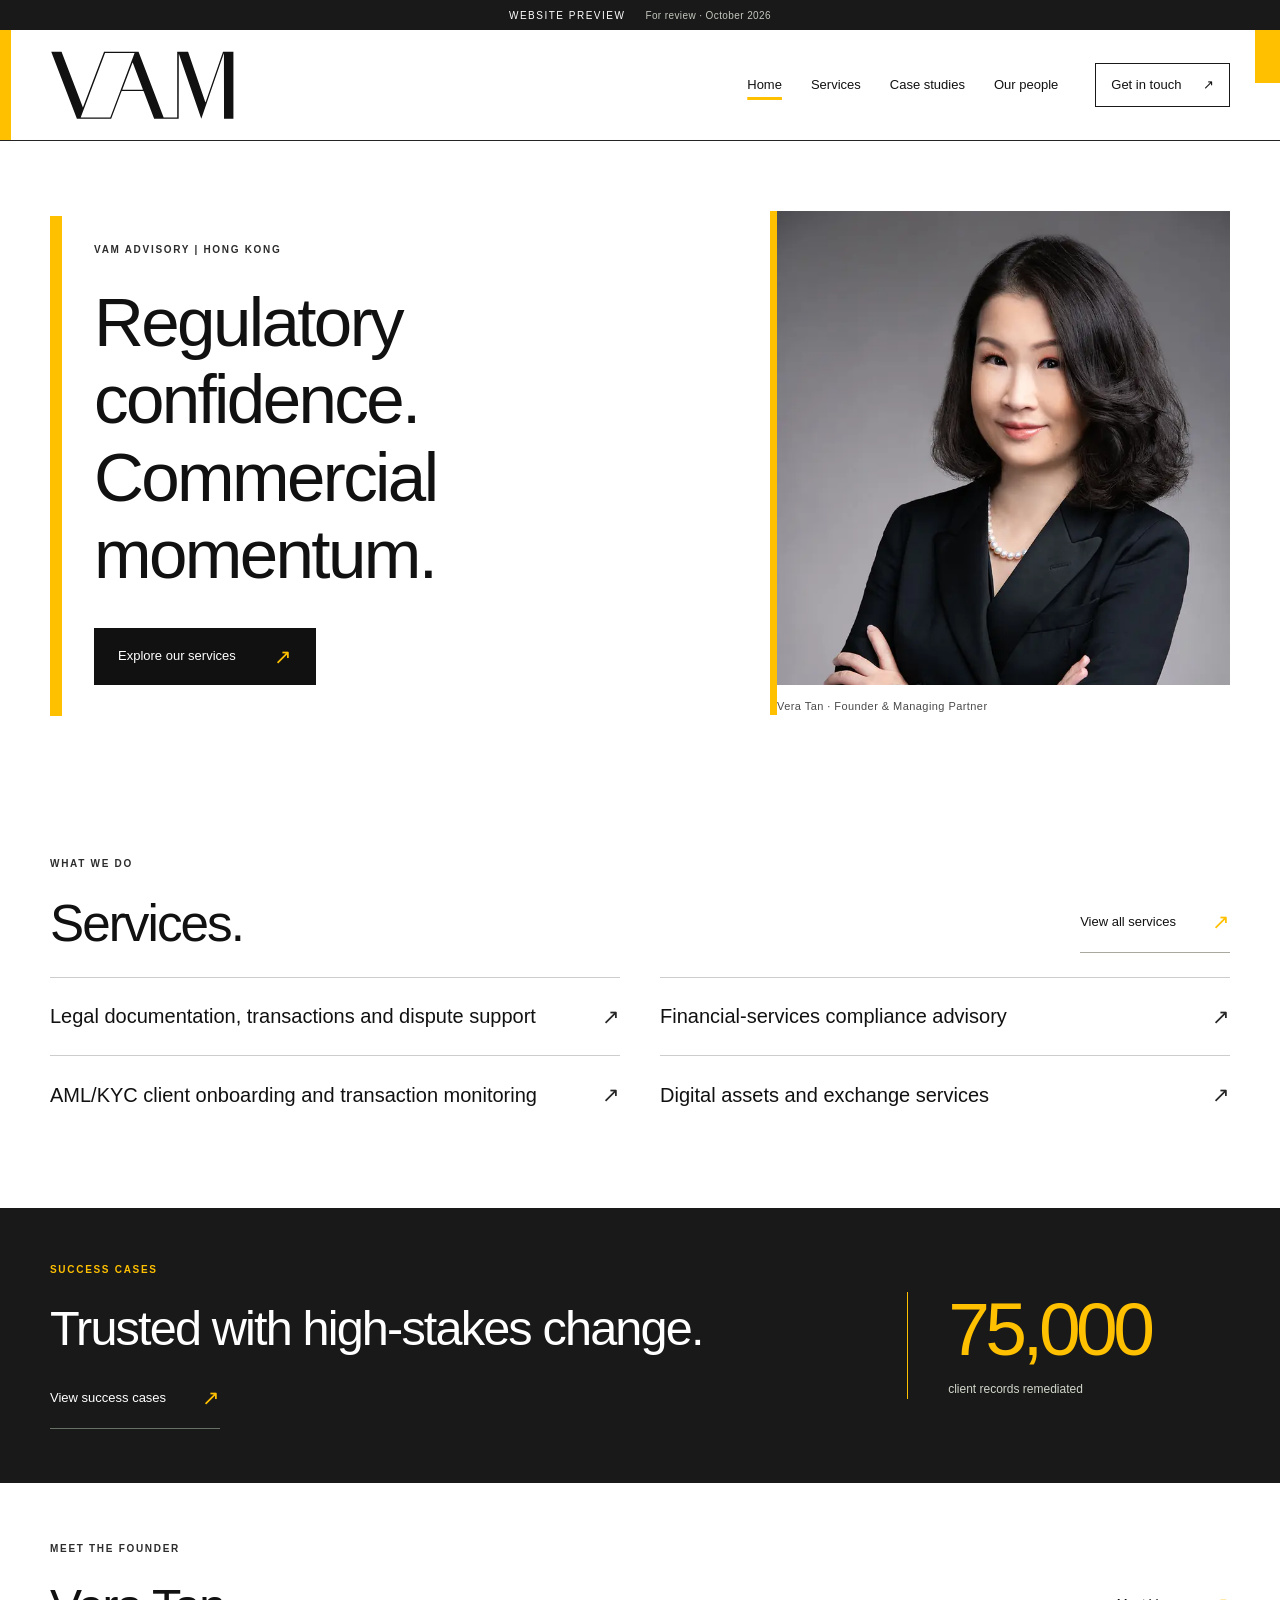
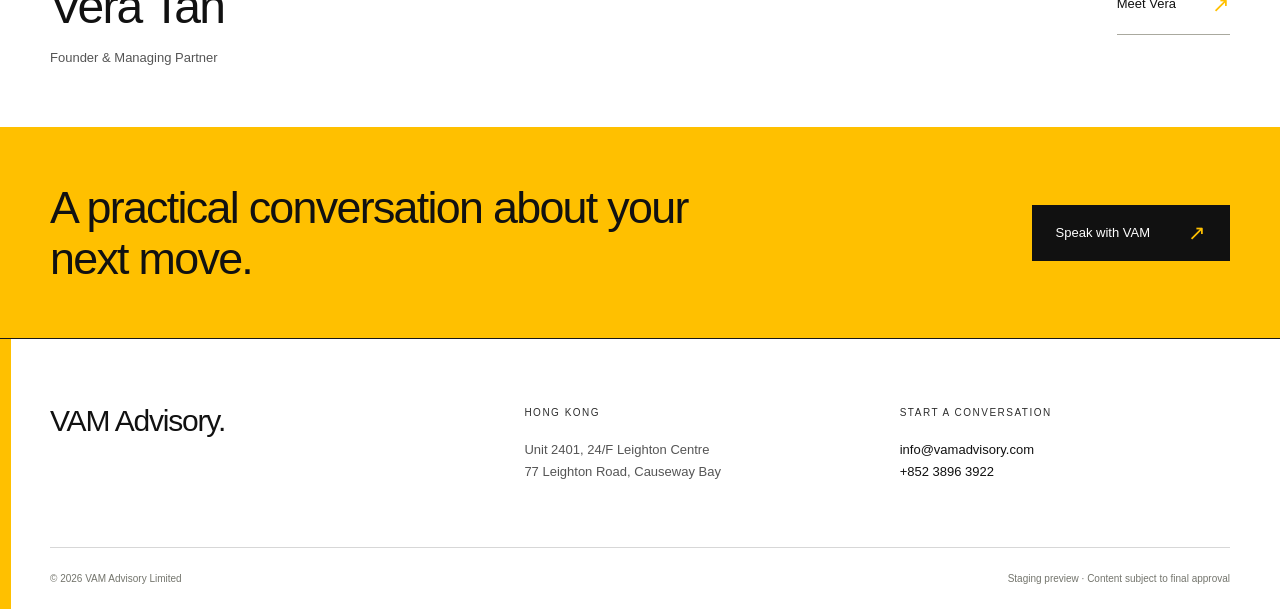
<file: index.html>
<!DOCTYPE html>

<html lang="en"><head><meta charset="utf-8"/><meta content="width=device-width, initial-scale=1" name="viewport"/>
<meta content="noindex, nofollow, noarchive" name="robots"/><meta content="VAM Advisory Hong Kong provides legal documentation, litigation support, regulatory compliance, KYC and operational consulting." name="description"/>
<meta content="#181918" name="theme-color"/><title>Business, legal &amp; compliance consulting | VAM Advisory Hong Kong</title>
<link href="assets/css/style.css" rel="stylesheet"/></head>
<body><a class="skip" href="#main">Skip to content</a>
<div class="review-bar">WEBSITE PREVIEW <span>For review · October 2026</span></div>
<header class="header"><div class="shell header-inner"><a aria-label="VAM Advisory home" class="brand" href="index.html"><img alt="VAM Advisory" height="82" src="assets/images/vam-logo.png" width="250"/></a><nav aria-label="Main navigation"><a aria-current="page" href="index.html">Home</a><a href="services/index.html">Services</a><a href="case-studies/index.html">Case studies</a><a href="team/index.html">Our people</a><a class="nav-contact" href="contact/index.html">Get in touch <span aria-hidden="true">↗</span></a></nav></div></header>
<main id="main">
<section class="hero shell home-hero">
  <div class="hero-copy">
    <p class="eyebrow">VAM ADVISORY | HONG KONG</p>
    <h1>Regulatory confidence.<br>Commercial momentum.</h1>
    <a class="button button-dark" href="services/index.html">Explore our services <span aria-hidden="true">↗</span></a>
  </div>
  <figure class="home-hero-image">
    <img src="assets/images/vera-tan-team.webp" alt="Vera Tan, Founder and Managing Partner of VAM Advisory" width="720" height="842" fetchpriority="high">
    <figcaption>Vera Tan · Founder &amp; Managing Partner</figcaption>
  </figure>
</section>
<section class="section shell home-services">
  <div class="section-heading"><div><p class="eyebrow">WHAT WE DO</p><h2>Services.</h2></div><a class="text-link" href="services/index.html">View all services <span aria-hidden="true">↗</span></a></div>
  <div class="home-service-grid">
    <a class="home-service-link" href="services/index.html#service-1">Legal documentation, transactions and dispute support <span aria-hidden="true">↗</span></a>
    <a class="home-service-link" href="services/index.html#service-2">Financial-services compliance advisory <span aria-hidden="true">↗</span></a>
    <a class="home-service-link" href="services/index.html#service-4">AML/KYC client onboarding and transaction monitoring <span aria-hidden="true">↗</span></a>
    <a class="home-service-link" href="services/index.html#service-5">Digital assets and exchange services <span aria-hidden="true">↗</span></a>
  </div>
</section>
<section class="case-feature home-case"><div class="shell home-case-inner">
  <div><p class="eyebrow">SUCCESS CASES</p><h2>Trusted with high-stakes change.</h2><a class="text-link light-link" href="case-studies/index.html">View success cases <span aria-hidden="true">↗</span></a></div>
  <div class="home-case-stat"><strong>75,000</strong><span>client records remediated</span></div>
</div></section>
<section class="section shell home-founder">
  <div><p class="eyebrow">MEET THE FOUNDER</p><h2>Vera Tan</h2><p class="role">Founder &amp; Managing Partner</p></div>
  <a class="text-link" href="team/vera-tan/index.html">Meet Vera <span aria-hidden="true">↗</span></a>
</section>
<section class="cta home-cta"><div class="shell home-cta-inner">
  <h2>A practical conversation about your next move.</h2>
  <a class="button button-dark" href="contact/index.html">Speak with VAM <span aria-hidden="true">↗</span></a>
</div></section>
</main>
<footer class="footer"><div class="shell footer-grid"><div><a class="footer-brand" href="index.html">VAM Advisory<span class="gold">.</span></a></div><div><p class="footer-label">Hong Kong</p><p>Unit 2401, 24/F Leighton Centre<br/>77 Leighton Road, Causeway Bay</p></div><div><p class="footer-label">Start a conversation</p><a href="mailto:info@vamadvisory.com">info@vamadvisory.com</a><br/><a href="tel:+85238963922">+852 3896 3922</a></div></div><div class="shell footer-bottom"><span>© 2026 VAM Advisory Limited</span><span>Staging preview · Content subject to final approval</span></div></footer></body></html>
</file>
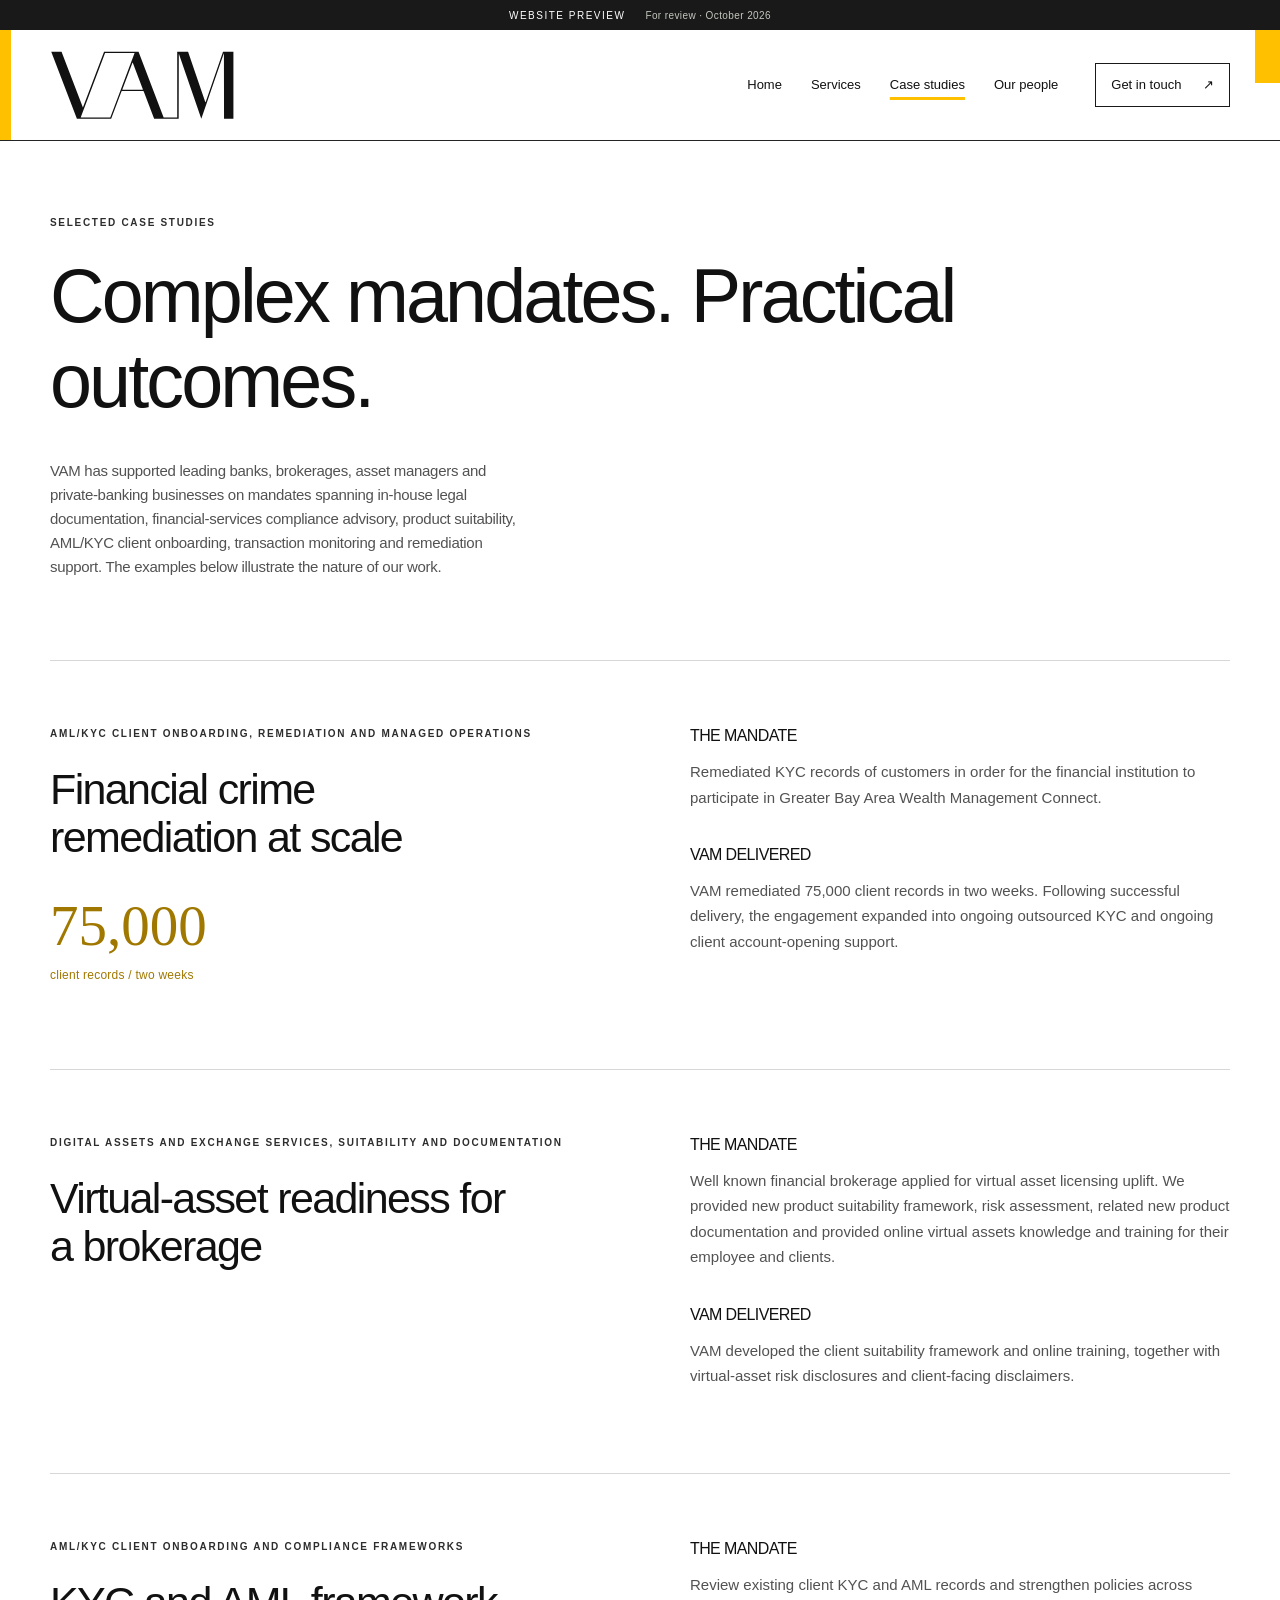
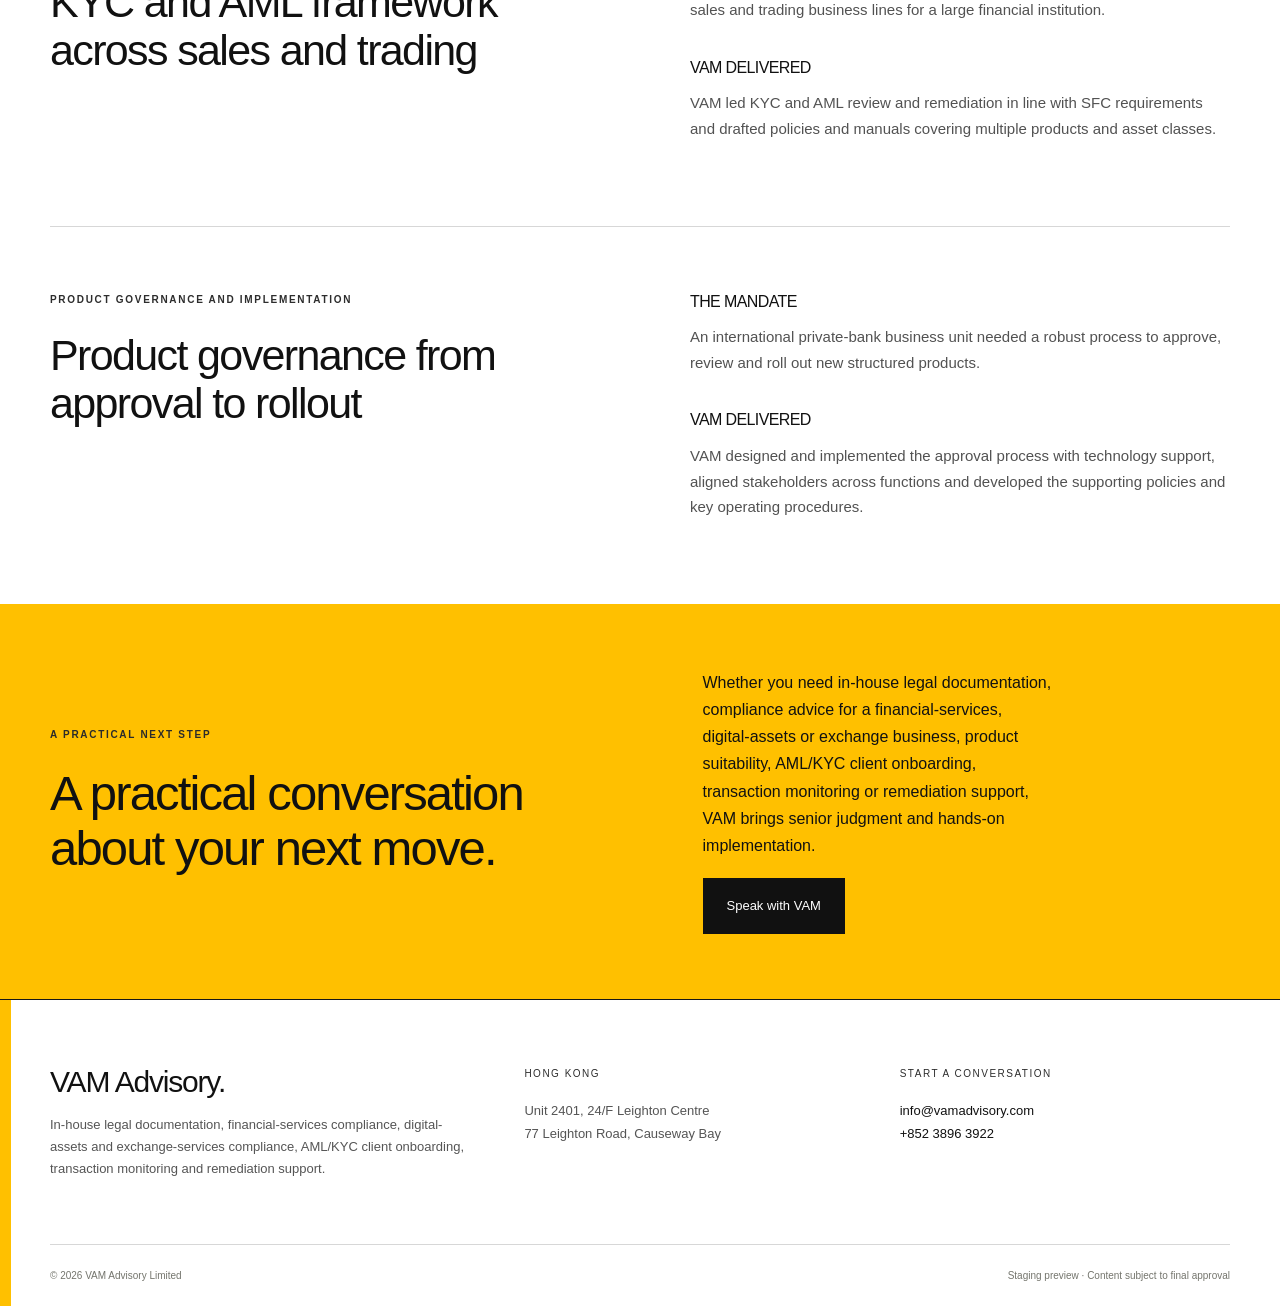
<file: case-studies/index.html>
<!DOCTYPE html>

<html lang="en"><head><meta charset="utf-8"/><meta content="width=device-width, initial-scale=1" name="viewport"/>
<meta content="noindex, nofollow, noarchive" name="robots"/><meta content="Read VAM Advisory case studies covering KYC remediation, virtual-asset suitability, banking compliance and structured-product governance." name="description"/>
<meta content="#181918" name="theme-color"/><title>Selected case studies | VAM Advisory Hong Kong</title>
<link href="../assets/css/style.css" rel="stylesheet"/></head>
<body><a class="skip" href="#main">Skip to content</a>
<div class="review-bar">WEBSITE PREVIEW <span>For review · October 2026</span></div>
<header class="header"><div class="shell header-inner"><a aria-label="VAM Advisory home" class="brand" href="../index.html"><img alt="VAM Advisory" height="82" src="../assets/images/vam-logo.png" width="250"/></a><nav aria-label="Main navigation"><a href="../index.html">Home</a><a href="../services/index.html">Services</a><a aria-current="page" href="../case-studies/index.html">Case studies</a><a href="../team/index.html">Our people</a><a class="nav-contact" href="../contact/index.html">Get in touch <span aria-hidden="true">↗</span></a></nav></div></header>
<main id="main"><section class="page-hero shell"><p class="eyebrow">Selected case studies</p><h1>Complex mandates. Practical outcomes.</h1><div class="page-intro"><p class="lead">VAM has supported leading banks, brokerages, asset managers and private-banking businesses on mandates spanning in-house legal documentation, financial-services compliance advisory, product suitability, AML/KYC client onboarding, transaction monitoring and remediation support. The examples below illustrate the nature of our work.</p></div></section><div class="shell"><article class="case-detail" id="case-1"><div class="case-heading"><p class="eyebrow">AML/KYC client onboarding, remediation and managed operations</p><h2>Financial crime remediation at scale</h2><p class="case-stat">75,000<span>client records / two weeks</span></p></div><div class="case-story"><div><h3>THE MANDATE</h3><p>Remediated KYC records of customers in order for the financial institution to participate in Greater Bay Area Wealth Management Connect.</p></div><div><h3>VAM DELIVERED</h3><p>VAM remediated 75,000 client records in two weeks. Following successful delivery, the engagement expanded into ongoing outsourced KYC and  ongoing client account-opening support.</p></div></div></article><article class="case-detail" id="case-2"><div class="case-heading"><p class="eyebrow">Digital assets and exchange services, suitability and documentation</p><h2>Virtual-asset readiness for a brokerage</h2></div><div class="case-story"><div><h3>THE MANDATE</h3><p>Well known financial brokerage applied for virtual asset licensing uplift. We provided new product suitability framework, risk assessment, related new product documentation and provided online virtual assets knowledge and training for their employee and clients.</p></div><div><h3>VAM DELIVERED</h3><p>VAM developed the client suitability framework and online training, together with virtual-asset risk disclosures and client-facing disclaimers.</p></div></div></article><article class="case-detail" id="case-3"><div class="case-heading"><p class="eyebrow">AML/KYC client onboarding and compliance frameworks</p><h2>KYC and AML framework across sales and trading</h2></div><div class="case-story"><div><h3>THE MANDATE</h3><p>Review existing client KYC and AML records and strengthen policies across sales and trading business lines for a large financial institution.</p></div><div><h3>VAM DELIVERED</h3><p>VAM led KYC and AML review and remediation in line with SFC requirements and drafted policies and manuals covering multiple products and asset classes.</p></div></div></article><article class="case-detail" id="case-4"><div class="case-heading"><p class="eyebrow">Product governance and implementation</p><h2>Product governance from approval to rollout</h2></div><div class="case-story"><div><h3>THE MANDATE</h3><p>An international private-bank business unit needed a robust process to approve, review and roll out new structured products.</p></div><div><h3>VAM DELIVERED</h3><p>VAM designed and implemented the approval process with technology support, aligned stakeholders across functions and developed the supporting policies and key operating procedures.</p></div></div></article></div><section class="cta"><div class="shell cta-inner"><div><p class="eyebrow">A practical next step</p><h2>A practical conversation about your next move.</h2></div><div><p>Whether you need in-house legal documentation, compliance advice for a financial-services, digital-assets or exchange business, product suitability, AML/KYC client onboarding, transaction monitoring or remediation support, VAM brings senior judgment and hands-on implementation.</p><a class="button button-dark" href="../contact/index.html">Speak with VAM</a></div></div></section></main>
<footer class="footer"><div class="shell footer-grid"><div><a class="footer-brand" href="../index.html">VAM Advisory<span class="gold">.</span></a><p>In-house legal documentation, financial-services compliance, digital-assets and exchange-services compliance, AML/KYC client onboarding, transaction monitoring and remediation support.</p></div><div><p class="footer-label">Hong Kong</p><p>Unit 2401, 24/F Leighton Centre<br/>77 Leighton Road, Causeway Bay</p></div><div><p class="footer-label">Start a conversation</p><a href="mailto:info@vamadvisory.com">info@vamadvisory.com</a><br/><a href="tel:+85238963922">+852 3896 3922</a></div></div><div class="shell footer-bottom"><span>© 2026 VAM Advisory Limited</span><span>Staging preview · Content subject to final approval</span></div></footer></body></html>
</file>
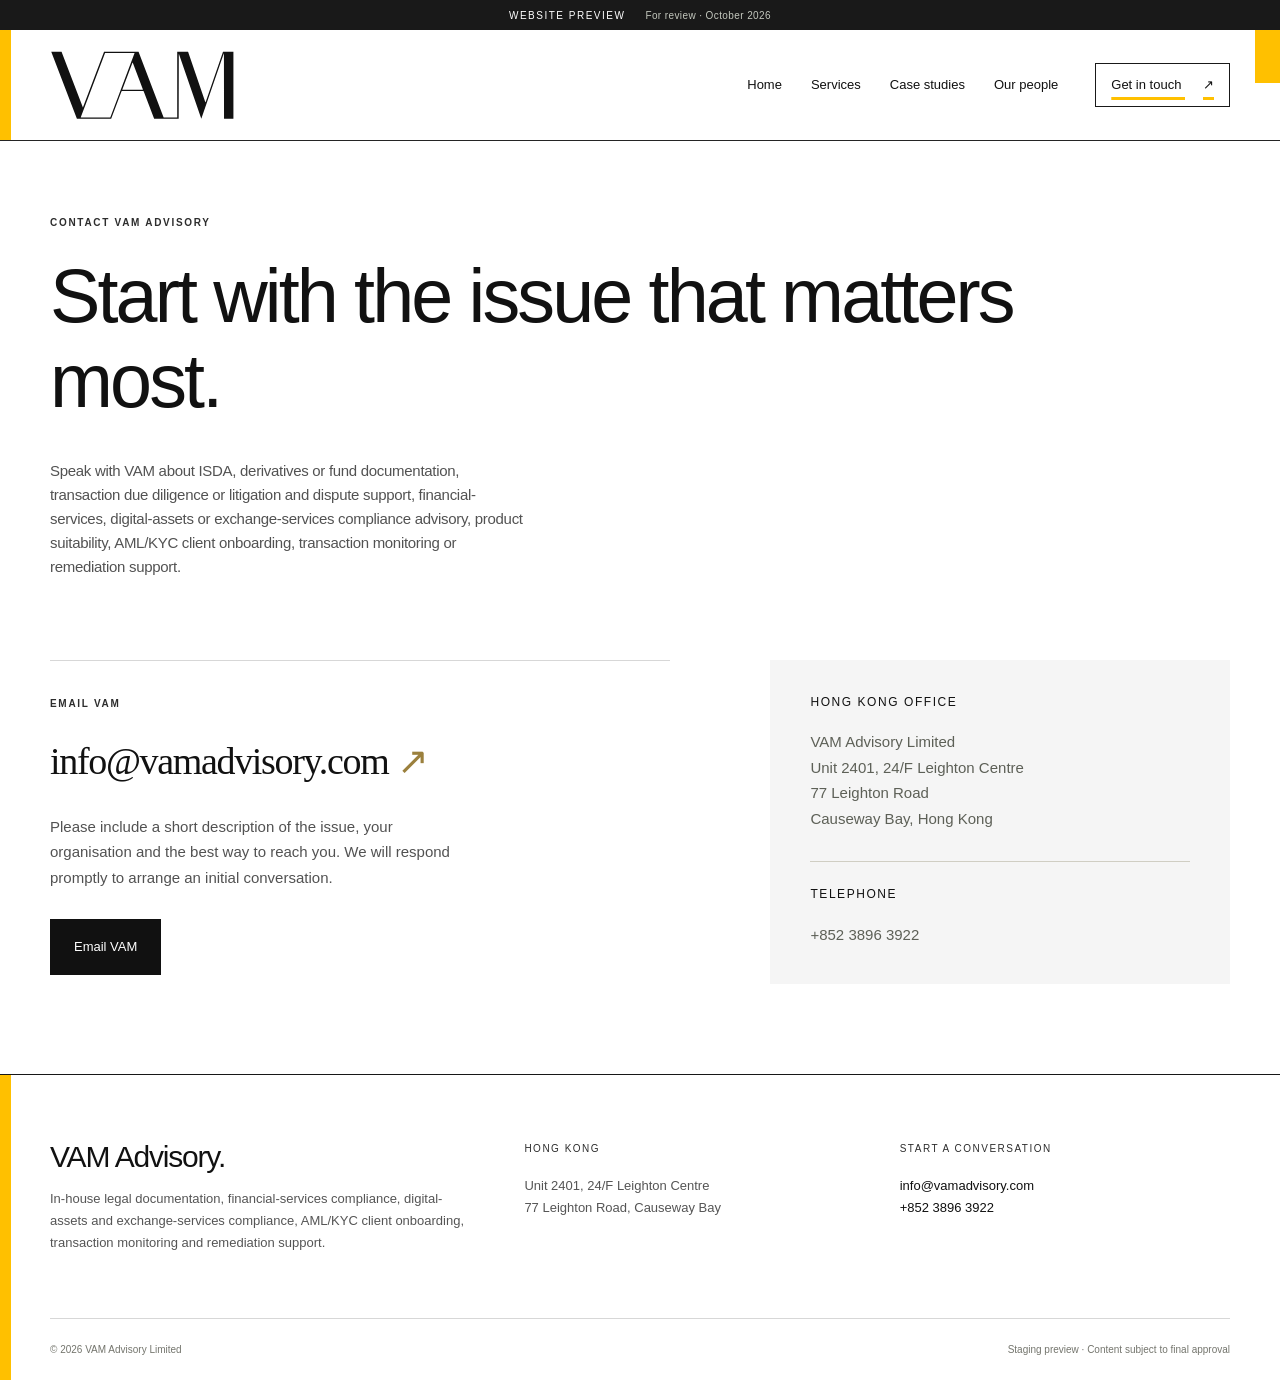
<file: contact/index.html>
<!DOCTYPE html>

<html lang="en"><head><meta charset="utf-8"/><meta content="width=device-width, initial-scale=1" name="viewport"/>
<meta content="noindex, nofollow, noarchive" name="robots"/><meta content="Contact VAM Advisory Limited in Causeway Bay, Hong Kong for legal documentation, compliance and business consulting enquiries." name="description"/>
<meta content="#181918" name="theme-color"/><title>Contact | VAM Advisory Hong Kong</title>
<link href="../assets/css/style.css" rel="stylesheet"/></head>
<body><a class="skip" href="#main">Skip to content</a>
<div class="review-bar">WEBSITE PREVIEW <span>For review · October 2026</span></div>
<header class="header"><div class="shell header-inner"><a aria-label="VAM Advisory home" class="brand" href="../index.html"><img alt="VAM Advisory" height="82" src="../assets/images/vam-logo.png" width="250"/></a><nav aria-label="Main navigation"><a href="../index.html">Home</a><a href="../services/index.html">Services</a><a href="../case-studies/index.html">Case studies</a><a href="../team/index.html">Our people</a><a aria-current="page" class="nav-contact" href="../contact/index.html">Get in touch <span aria-hidden="true">↗</span></a></nav></div></header>
<main id="main"><section class="page-hero shell"><p class="eyebrow">CONTACT VAM ADVISORY</p><h1>Start with the issue that matters most.</h1><div class="page-intro"><p class="lead">Speak with VAM about ISDA, derivatives or fund documentation, transaction due diligence or litigation and dispute support, financial-services, digital-assets or exchange-services compliance advisory, product suitability, AML/KYC client onboarding, transaction monitoring or remediation support.</p></div></section><section class="shell contact-grid"><div class="contact-primary"><p class="eyebrow">EMAIL VAM</p><a class="contact-email" href="mailto:info@vamadvisory.com">info@<br class="mobile-break"/>vamadvisory.com <span aria-hidden="true">↗</span></a><p>Please include a short description of the issue, your organisation and the best way to reach you. We will respond promptly to arrange an initial conversation.</p><a class="button button-dark" href="mailto:info@vamadvisory.com">Email VAM</a></div><div class="contact-details"><div><h2>HONG KONG OFFICE</h2><p>VAM Advisory Limited<br/>Unit 2401, 24/F Leighton Centre<br/>77 Leighton Road<br/>Causeway Bay, Hong Kong</p></div><div><h2>Telephone</h2><a href="tel:+85238963922">+852 3896 3922</a></div></div></section></main>
<footer class="footer"><div class="shell footer-grid"><div><a class="footer-brand" href="../index.html">VAM Advisory<span class="gold">.</span></a><p>In-house legal documentation, financial-services compliance, digital-assets and exchange-services compliance, AML/KYC client onboarding, transaction monitoring and remediation support.</p></div><div><p class="footer-label">Hong Kong</p><p>Unit 2401, 24/F Leighton Centre<br/>77 Leighton Road, Causeway Bay</p></div><div><p class="footer-label">Start a conversation</p><a href="mailto:info@vamadvisory.com">info@vamadvisory.com</a><br/><a href="tel:+85238963922">+852 3896 3922</a></div></div><div class="shell footer-bottom"><span>© 2026 VAM Advisory Limited</span><span>Staging preview · Content subject to final approval</span></div></footer></body></html>
</file>
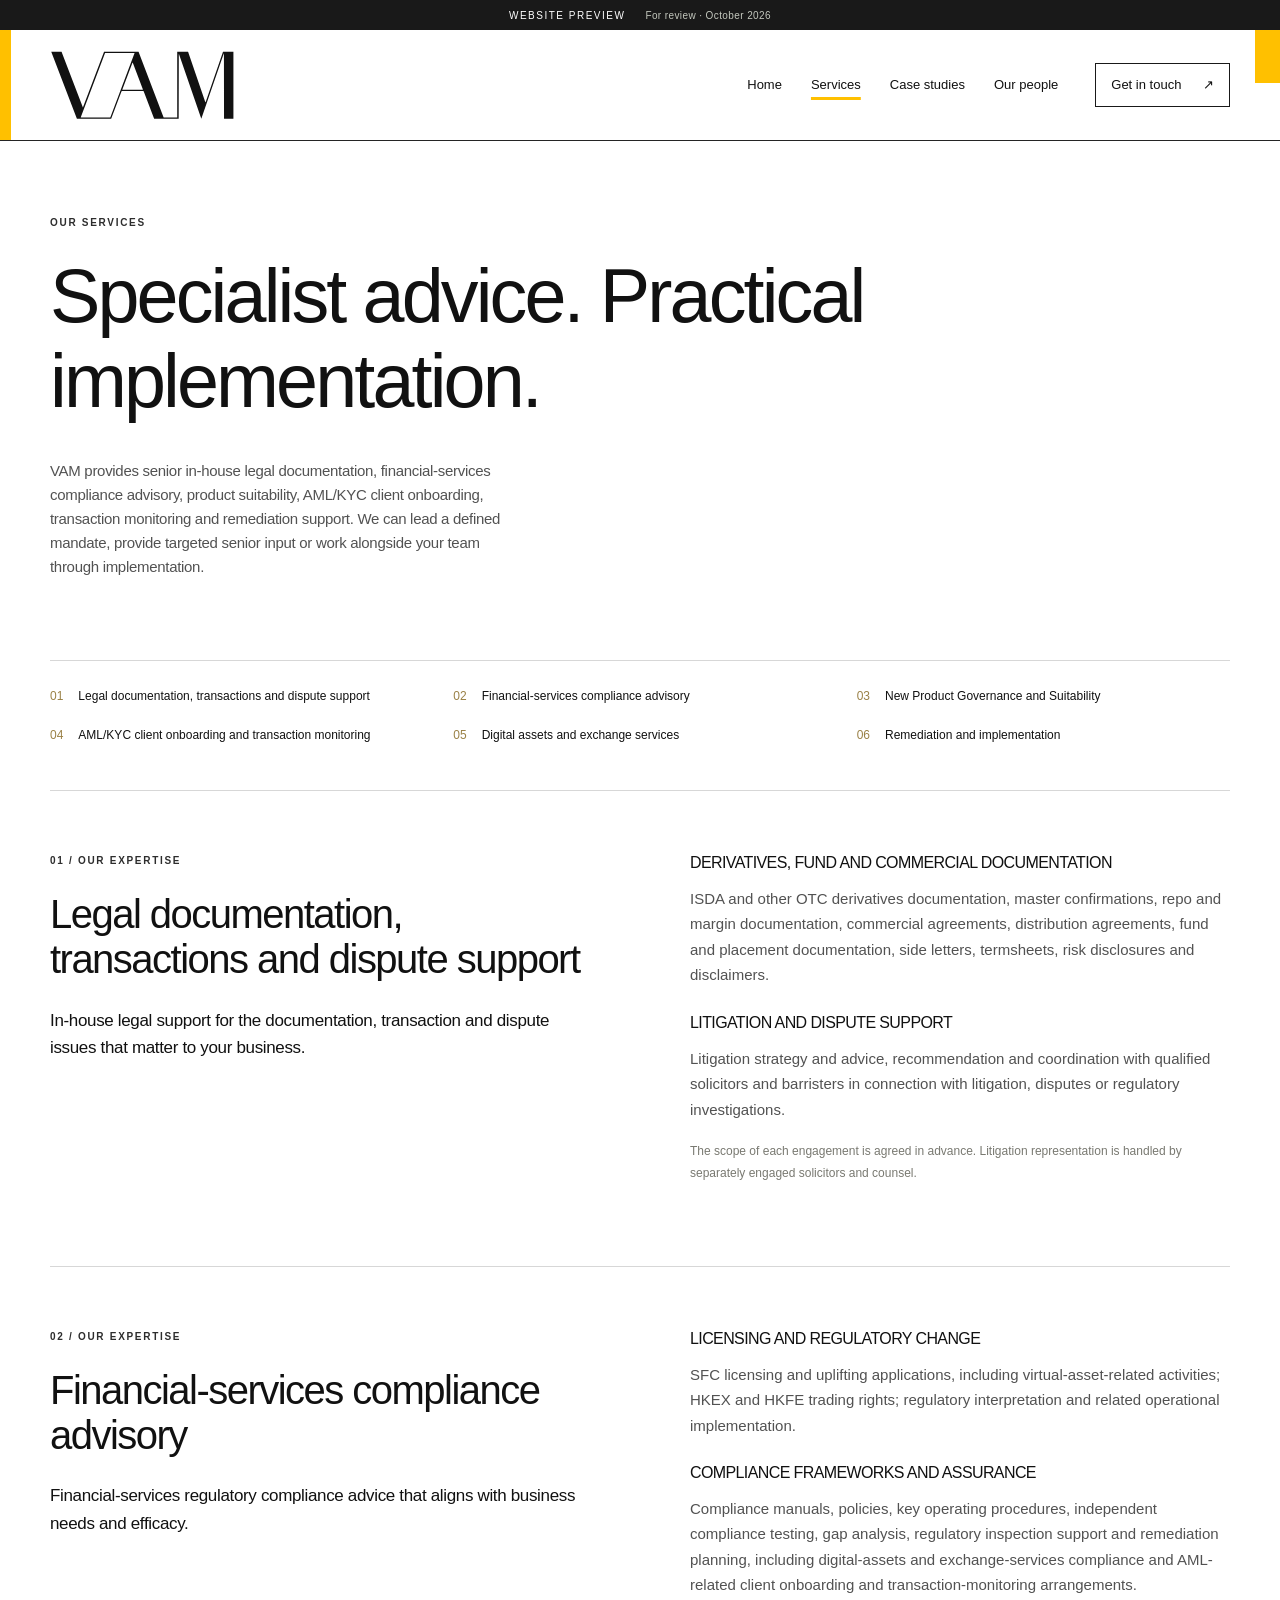
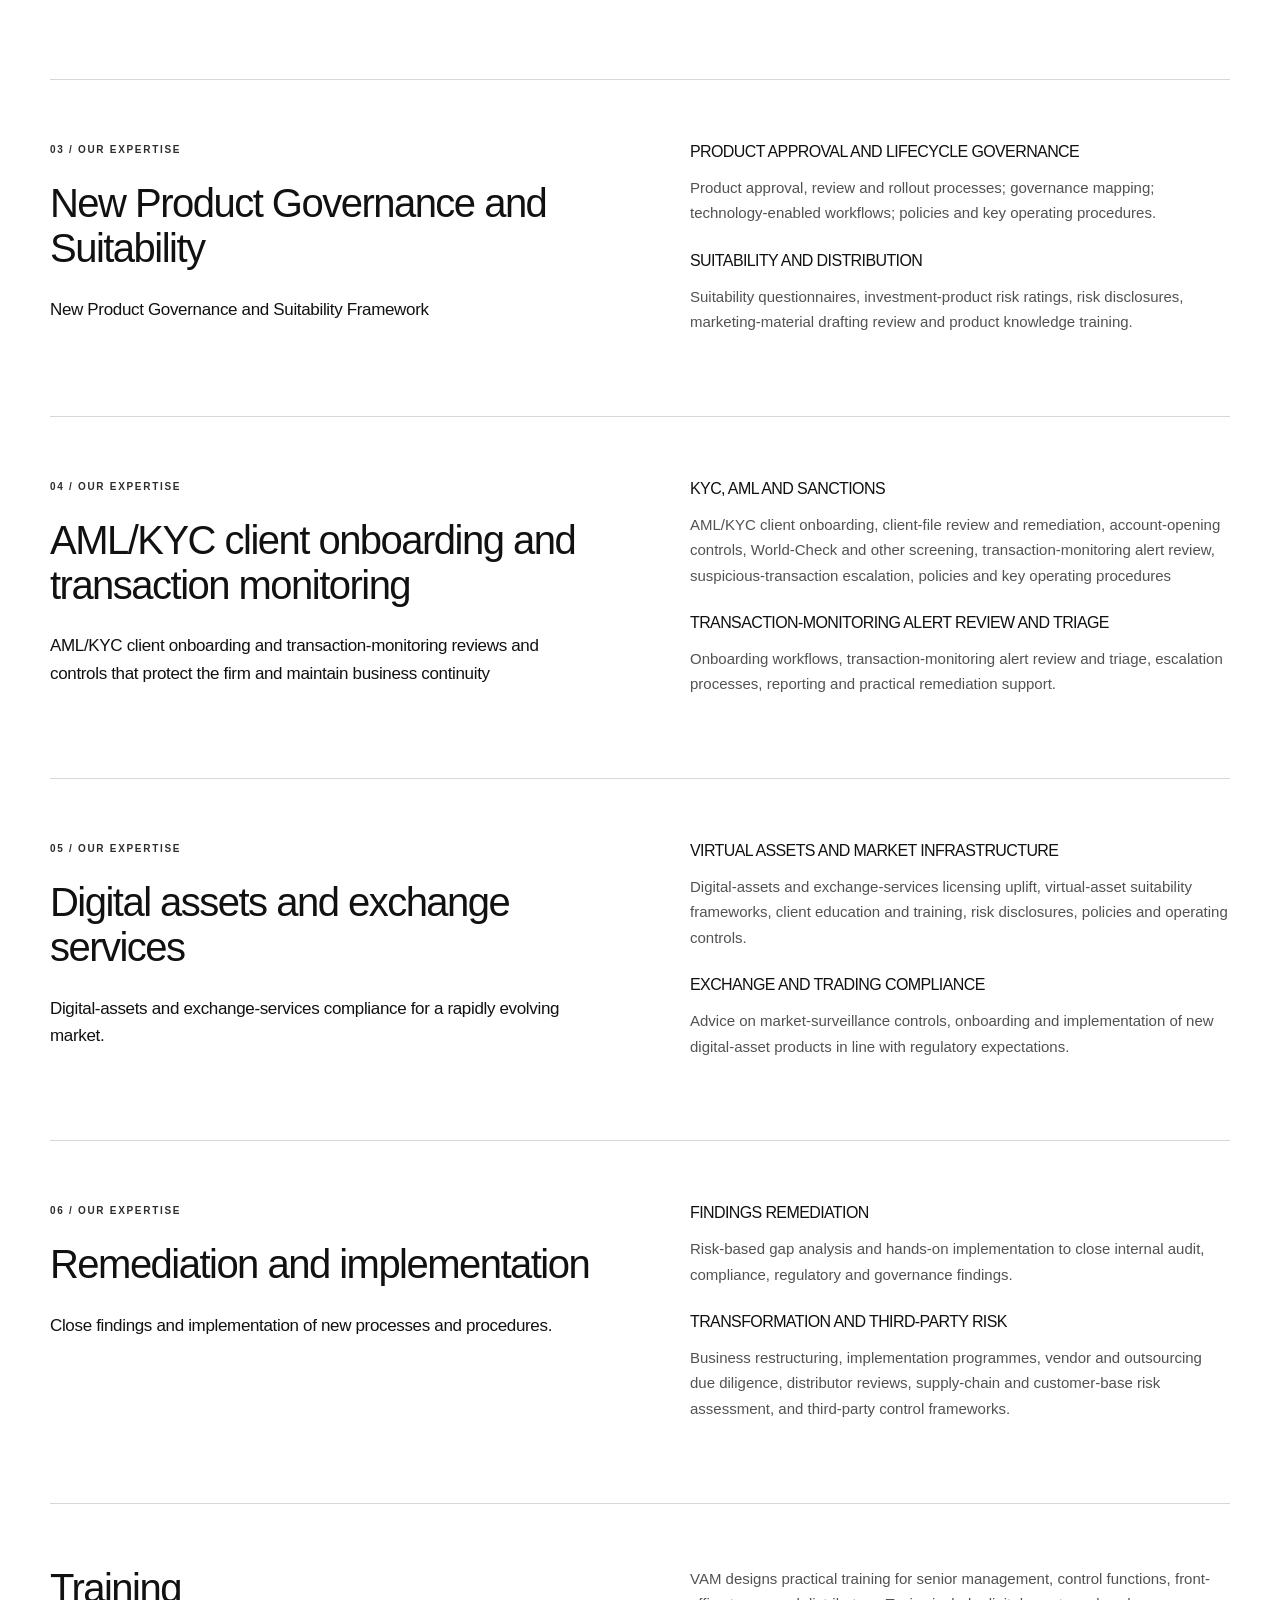
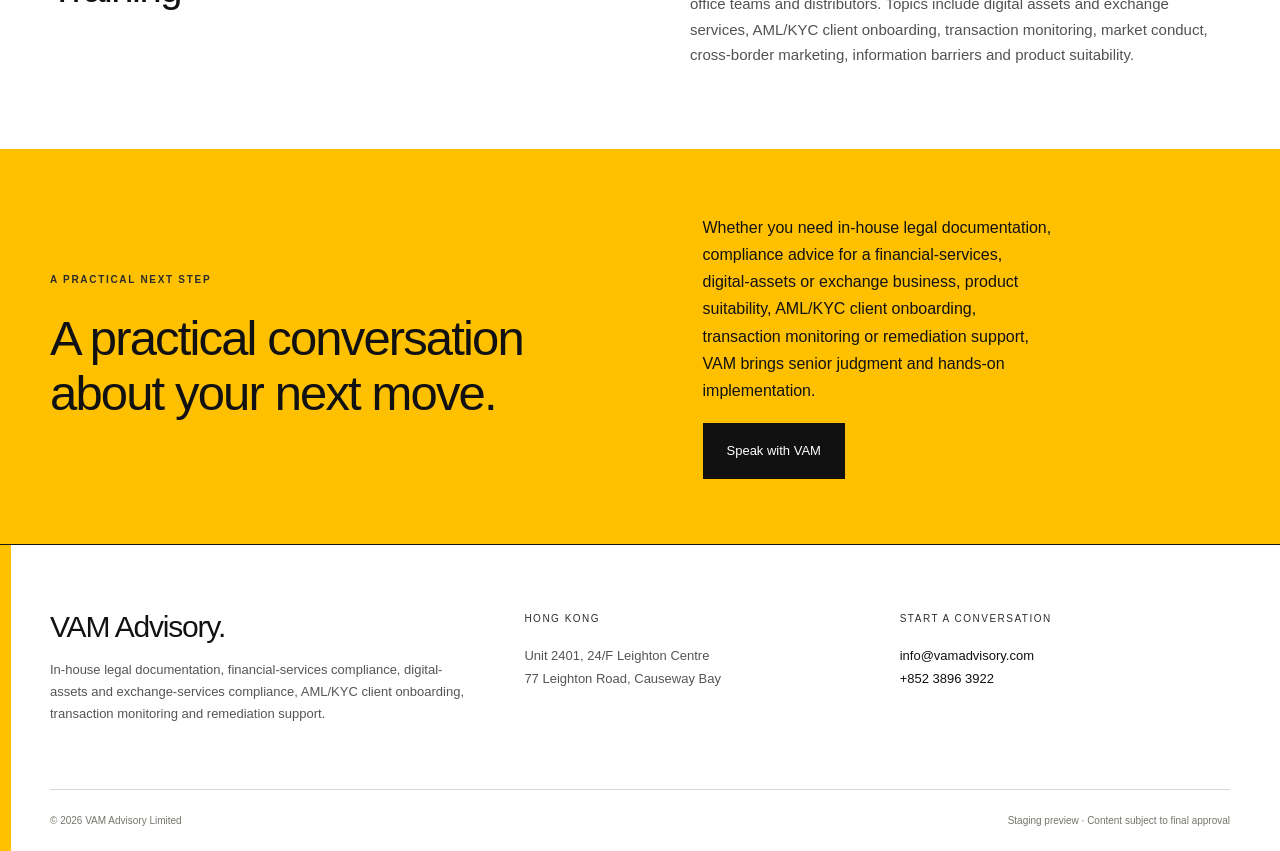
<file: services/index.html>
<!DOCTYPE html>

<html lang="en"><head><meta charset="utf-8"/><meta content="width=device-width, initial-scale=1" name="viewport"/>
<meta content="noindex, nofollow, noarchive" name="robots"/><meta content="Explore VAM Advisory services in Hong Kong, led by in-house legal documentation and litigation support, alongside compliance, KYC and operations." name="description"/>
<meta content="#181918" name="theme-color"/><title>Our services | VAM Advisory Hong Kong</title>
<link href="../assets/css/style.css" rel="stylesheet"/></head>
<body><a class="skip" href="#main">Skip to content</a>
<div class="review-bar">WEBSITE PREVIEW <span>For review · October 2026</span></div>
<header class="header"><div class="shell header-inner"><a aria-label="VAM Advisory home" class="brand" href="../index.html"><img alt="VAM Advisory" height="82" src="../assets/images/vam-logo.png" width="250"/></a><nav aria-label="Main navigation"><a href="../index.html">Home</a><a aria-current="page" href="../services/index.html">Services</a><a href="../case-studies/index.html">Case studies</a><a href="../team/index.html">Our people</a><a class="nav-contact" href="../contact/index.html">Get in touch <span aria-hidden="true">↗</span></a></nav></div></header>
<main id="main"><section class="page-hero shell"><p class="eyebrow">OUR SERVICES</p><h1>Specialist advice. Practical implementation.</h1><div class="page-intro"><p class="lead">VAM provides senior in-house legal documentation, financial-services compliance advisory, product suitability, AML/KYC client onboarding, transaction monitoring and remediation support. We can lead a defined mandate, provide targeted senior input or work alongside your team through implementation.</p></div></section><div aria-label="Service sections" class="shell service-jump"><a href="#service-1"><span>01</span>Legal documentation, transactions and dispute support</a><a href="#service-2"><span>02</span>Financial-services compliance advisory</a><a href="#service-3"><span>03</span>New Product Governance and Suitability</a><a href="#service-4"><span>04</span>AML/KYC client onboarding and transaction monitoring</a><a href="#service-5"><span>05</span>Digital assets and exchange services</a><a href="#service-6"><span>06</span>Remediation and implementation</a></div><div class="shell"><section class="service-detail" id="service-1"><div><p class="eyebrow">01 / Our expertise</p><h2>Legal documentation, transactions and dispute support</h2><p class="lead">In-house legal support for the documentation, transaction and dispute issues that matter to your business.</p></div><div class="detail-items"><div><h3>DERIVATIVES, FUND AND COMMERCIAL DOCUMENTATION</h3><p>ISDA and other OTC derivatives documentation, master confirmations, repo and margin documentation, commercial agreements, distribution agreements, fund and placement documentation, side letters, termsheets, risk disclosures and disclaimers.</p></div><div><h3>LITIGATION AND DISPUTE SUPPORT</h3><p>Litigation strategy and advice, recommendation and coordination with qualified solicitors and barristers in connection with litigation, disputes or regulatory investigations.</p></div><p class="small-note">The scope of each engagement is agreed in advance. Litigation representation is handled by separately engaged solicitors and counsel.</p></div></section><section class="service-detail" id="service-2"><div><p class="eyebrow">02 / Our expertise</p><h2>Financial-services compliance advisory</h2><p class="lead">Financial-services regulatory compliance advice that aligns with business needs and efficacy.</p></div><div class="detail-items"><div><h3>LICENSING AND REGULATORY CHANGE</h3><p>SFC licensing and uplifting applications, including virtual-asset-related activities; HKEX and HKFE trading rights; regulatory interpretation and related operational implementation.</p></div><div><h3>COMPLIANCE FRAMEWORKS AND ASSURANCE</h3><p>Compliance manuals, policies, key operating procedures, independent compliance testing, gap analysis, regulatory inspection support and remediation planning, including digital-assets and exchange-services compliance and AML-related client onboarding and transaction-monitoring arrangements.</p></div></div></section><section class="service-detail" id="service-3"><div><p class="eyebrow">03 / Our expertise</p><h2>New Product Governance and Suitability</h2><p class="lead">New Product Governance and  Suitability Framework</p></div><div class="detail-items"><div><h3>PRODUCT APPROVAL AND LIFECYCLE GOVERNANCE</h3><p>Product approval, review and rollout processes; governance mapping; technology-enabled workflows; policies and key operating procedures.</p></div><div><h3>SUITABILITY AND DISTRIBUTION</h3><p>Suitability questionnaires, investment-product risk ratings, risk disclosures, marketing-material drafting review and product knowledge training.</p></div></div></section><section class="service-detail" id="service-4"><div><p class="eyebrow">04 / Our expertise</p><h2>AML/KYC client onboarding and transaction monitoring</h2><p class="lead">AML/KYC client onboarding and transaction-monitoring reviews and controls that protect the firm and maintain business continuity</p></div><div class="detail-items"><div><h3>KYC, AML AND SANCTIONS</h3><p>AML/KYC client onboarding, client-file review and remediation, account-opening controls, World-Check and other screening, transaction-monitoring alert review, suspicious-transaction escalation, policies and key operating procedures</p></div><div><h3>TRANSACTION-MONITORING ALERT REVIEW AND TRIAGE</h3><p>Onboarding workflows, transaction-monitoring alert review and triage, escalation processes, reporting and practical remediation support.</p></div></div></section><section class="service-detail" id="service-5"><div><p class="eyebrow">05 / Our expertise</p><h2>Digital assets and exchange services</h2><p class="lead">Digital-assets and exchange-services compliance for a rapidly evolving market.</p></div><div class="detail-items"><div><h3>VIRTUAL ASSETS AND MARKET INFRASTRUCTURE</h3><p>Digital-assets and exchange-services licensing uplift, virtual-asset suitability frameworks, client education and training, risk disclosures, policies and operating controls.</p></div><div><h3>EXCHANGE AND TRADING COMPLIANCE</h3><p>Advice on market-surveillance controls, onboarding and implementation of new digital-asset products in line with regulatory expectations.</p></div></div></section><section class="service-detail" id="service-6"><div><p class="eyebrow">06 / Our expertise</p><h2>Remediation and implementation</h2><p class="lead">Close findings and implementation of new processes and procedures.</p></div><div class="detail-items"><div><h3>FINDINGS REMEDIATION</h3><p>Risk-based gap analysis and hands-on implementation to close internal audit, compliance, regulatory and governance findings.</p></div><div><h3>TRANSFORMATION AND THIRD-PARTY RISK</h3><p>Business restructuring, implementation programmes, vendor and outsourcing due diligence, distributor reviews, supply-chain and customer-base risk assessment, and third-party control frameworks.</p></div></div></section><section class="service-detail"><div><h2>Training</h2></div><div class="detail-items"><p>VAM designs practical training for senior management, control functions, front-office teams and distributors. Topics include digital assets and exchange services, AML/KYC client onboarding, transaction monitoring, market conduct, cross-border marketing, information barriers and product suitability.</p></div></section></div><section class="cta"><div class="shell cta-inner"><div><p class="eyebrow">A practical next step</p><h2>A practical conversation about your next move.</h2></div><div><p>Whether you need in-house legal documentation, compliance advice for a financial-services, digital-assets or exchange business, product suitability, AML/KYC client onboarding, transaction monitoring or remediation support, VAM brings senior judgment and hands-on implementation.</p><a class="button button-dark" href="../contact/index.html">Speak with VAM</a></div></div></section></main>
<footer class="footer"><div class="shell footer-grid"><div><a class="footer-brand" href="../index.html">VAM Advisory<span class="gold">.</span></a><p>In-house legal documentation, financial-services compliance, digital-assets and exchange-services compliance, AML/KYC client onboarding, transaction monitoring and remediation support.</p></div><div><p class="footer-label">Hong Kong</p><p>Unit 2401, 24/F Leighton Centre<br/>77 Leighton Road, Causeway Bay</p></div><div><p class="footer-label">Start a conversation</p><a href="mailto:info@vamadvisory.com">info@vamadvisory.com</a><br/><a href="tel:+85238963922">+852 3896 3922</a></div></div><div class="shell footer-bottom"><span>© 2026 VAM Advisory Limited</span><span>Staging preview · Content subject to final approval</span></div></footer></body></html>
</file>
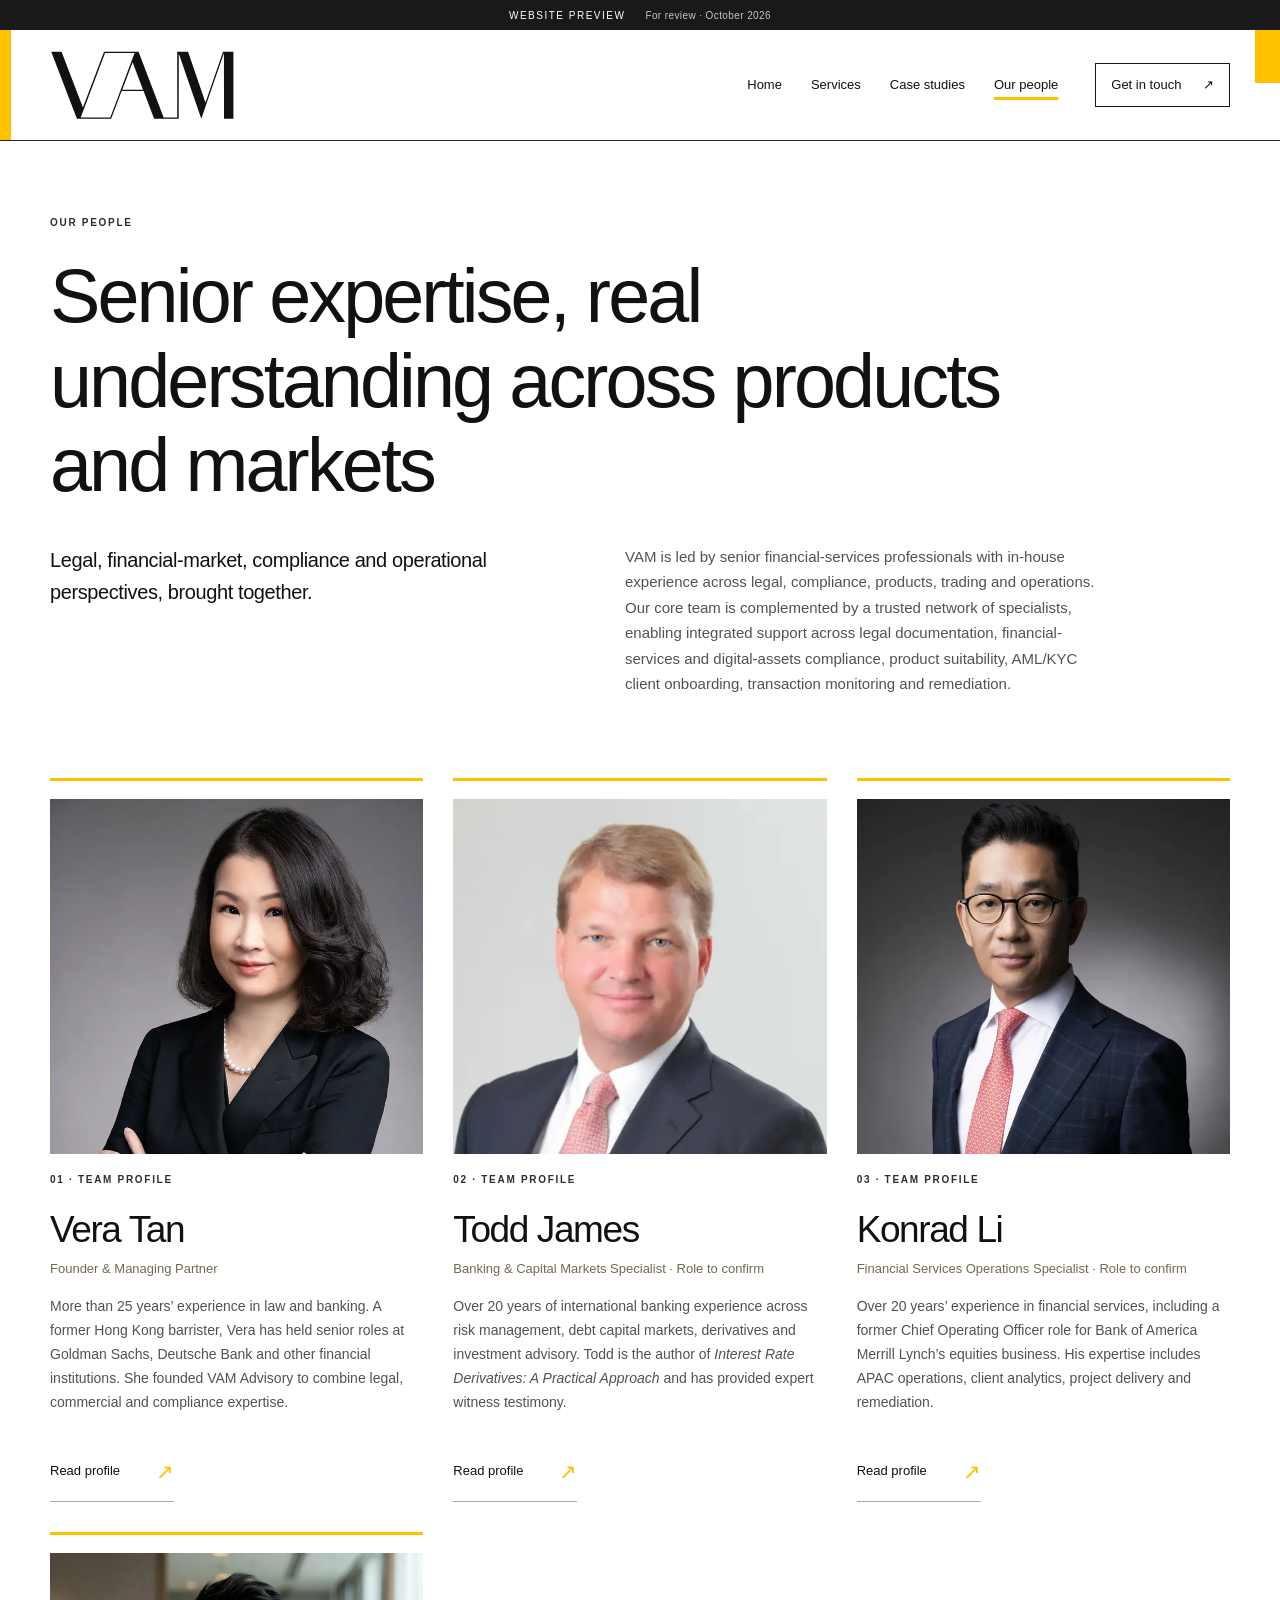
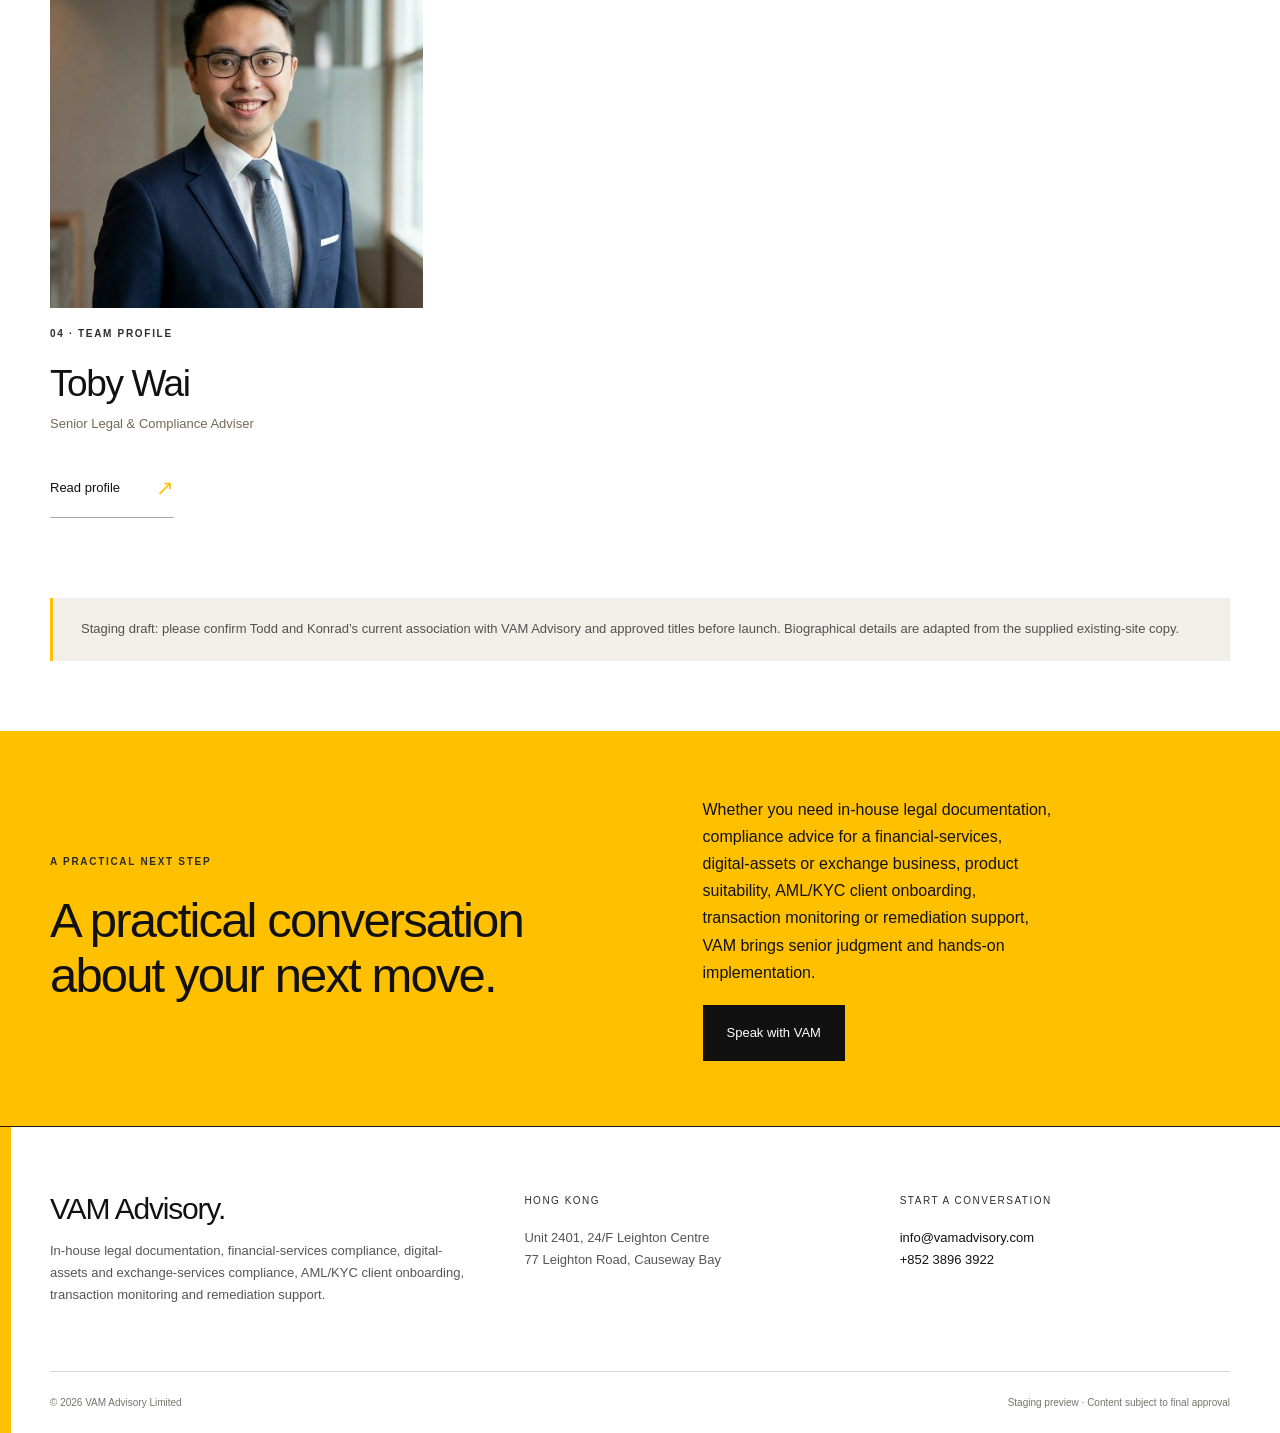
<file: team/index.html>
<!DOCTYPE html>

<html lang="en"><head><meta charset="utf-8"/><meta content="width=device-width, initial-scale=1" name="viewport"/>
<meta content="noindex, nofollow, noarchive" name="robots"/><meta content="Meet the leadership of VAM Advisory, including Vera Tan, Todd James and Konrad Li." name="description"/>
<meta content="#181918" name="theme-color"/><title>Our people | VAM Advisory Hong Kong</title>
<link href="../assets/css/style.css" rel="stylesheet"/><link href="../assets/css/team.css" rel="stylesheet"/></head>
<body><a class="skip" href="#main">Skip to content</a>
<div class="review-bar">WEBSITE PREVIEW <span>For review · October 2026</span></div>
<header class="header"><div class="shell header-inner"><a aria-label="VAM Advisory home" class="brand" href="../index.html"><img alt="VAM Advisory" height="82" src="../assets/images/vam-logo.png" width="250"/></a><nav aria-label="Main navigation"><a href="../index.html">Home</a><a href="../services/index.html">Services</a><a href="../case-studies/index.html">Case studies</a><a aria-current="page" href="../team/index.html">Our people</a><a class="nav-contact" href="../contact/index.html">Get in touch <span aria-hidden="true">↗</span></a></nav></div></header>
<main id="main"><section class="page-hero shell"><p class="eyebrow">OUR PEOPLE</p><h1>Senior expertise, real understanding across products and markets </h1><div class="page-intro"><p class="lead">Legal, financial-market, compliance and operational perspectives, brought together.</p><p>VAM is led by senior financial-services professionals with in-house experience across legal, compliance, products, trading and operations. Our core team is complemented by a trusted network of specialists, enabling integrated support across legal documentation, financial-services and digital-assets compliance, product suitability, AML/KYC client onboarding, transaction monitoring and remediation.</p></div></section><section class="shell"><div class="people-grid"><article class="people-card"><a aria-label="Read Vera Tan profile" href="vera-tan/index.html"><img alt="Portrait of Vera Tan" height="480" loading="lazy" src="../assets/images/vera-tan-team.webp" width="420"/></a><p class="eyebrow" style="margin:18px 0 6px">01 · Team profile</p><h2>Vera Tan</h2><p class="role">Founder &amp; Managing Partner</p><p>More than 25 years’ experience in law and banking. A former Hong Kong barrister, Vera has held senior roles at Goldman Sachs, Deutsche Bank and other financial institutions. She founded VAM Advisory to combine legal, commercial and compliance expertise.</p><a class="text-link" href="vera-tan/index.html">Read profile <span aria-hidden="true">↗</span></a></article><article class="people-card"><a aria-label="Read Todd James profile" href="todd-james/index.html"><img alt="Portrait of Todd James" height="480" loading="lazy" src="../assets/images/todd-james.webp" width="420"/></a><p class="eyebrow" style="margin:18px 0 6px">02 · Team profile</p><h2>Todd James</h2><p class="role">Banking &amp; Capital Markets Specialist · Role to confirm</p><p>Over 20 years of international banking experience across risk management, debt capital markets, derivatives and investment advisory. Todd is the author of <em>Interest Rate Derivatives: A Practical Approach</em> and has provided expert witness testimony.</p><a class="text-link" href="todd-james/index.html">Read profile <span aria-hidden="true">↗</span></a></article><article class="people-card"><a aria-label="Read Konrad Li profile" href="konrad-li/index.html"><img alt="Portrait of Konrad Li" height="480" loading="lazy" src="../assets/images/konrad-li.webp" width="420"/></a><p class="eyebrow" style="margin:18px 0 6px">03 · Team profile</p><h2>Konrad Li</h2><p class="role">Financial Services Operations Specialist · Role to confirm</p><p>Over 20 years’ experience in financial services, including a former Chief Operating Officer role for Bank of America Merrill Lynch’s equities business. His expertise includes APAC operations, client analytics, project delivery and remediation.</p><a class="text-link" href="konrad-li/index.html">Read profile <span aria-hidden="true">↗</span></a></article><article class="people-card"><a aria-label="Read Toby Wai profile" href="toby-wai/index.html"><img alt="Portrait of Toby Wai" height="480" loading="lazy" src="../assets/images/toby-wai.jpeg" width="420"/></a><p class="eyebrow" style="margin:18px 0 6px">04 · Team profile</p><h2>Toby Wai</h2><p class="role">Senior Legal &amp; Compliance Adviser</p><a class="text-link" href="toby-wai/index.html">Read profile <span aria-hidden="true">↗</span></a></article></div><div class="people-note">Staging draft: please confirm Todd and Konrad’s current association with VAM Advisory and approved titles before launch. Biographical details are adapted from the supplied existing-site copy.</div></section><section class="cta"><div class="shell cta-inner"><div><p class="eyebrow">A practical next step</p><h2>A practical conversation about your next move.</h2></div><div><p>Whether you need in-house legal documentation, compliance advice for a financial-services, digital-assets or exchange business, product suitability, AML/KYC client onboarding, transaction monitoring or remediation support, VAM brings senior judgment and hands-on implementation.</p><a class="button button-dark" href="../contact/index.html">Speak with VAM</a></div></div></section></main>
<footer class="footer"><div class="shell footer-grid"><div><a class="footer-brand" href="../index.html">VAM Advisory<span class="gold">.</span></a><p>In-house legal documentation, financial-services compliance, digital-assets and exchange-services compliance, AML/KYC client onboarding, transaction monitoring and remediation support.</p></div><div><p class="footer-label">Hong Kong</p><p>Unit 2401, 24/F Leighton Centre<br/>77 Leighton Road, Causeway Bay</p></div><div><p class="footer-label">Start a conversation</p><a href="mailto:info@vamadvisory.com">info@vamadvisory.com</a><br/><a href="tel:+85238963922">+852 3896 3922</a></div></div><div class="shell footer-bottom"><span>© 2026 VAM Advisory Limited</span><span>Staging preview · Content subject to final approval</span></div></footer></body></html>
</file>
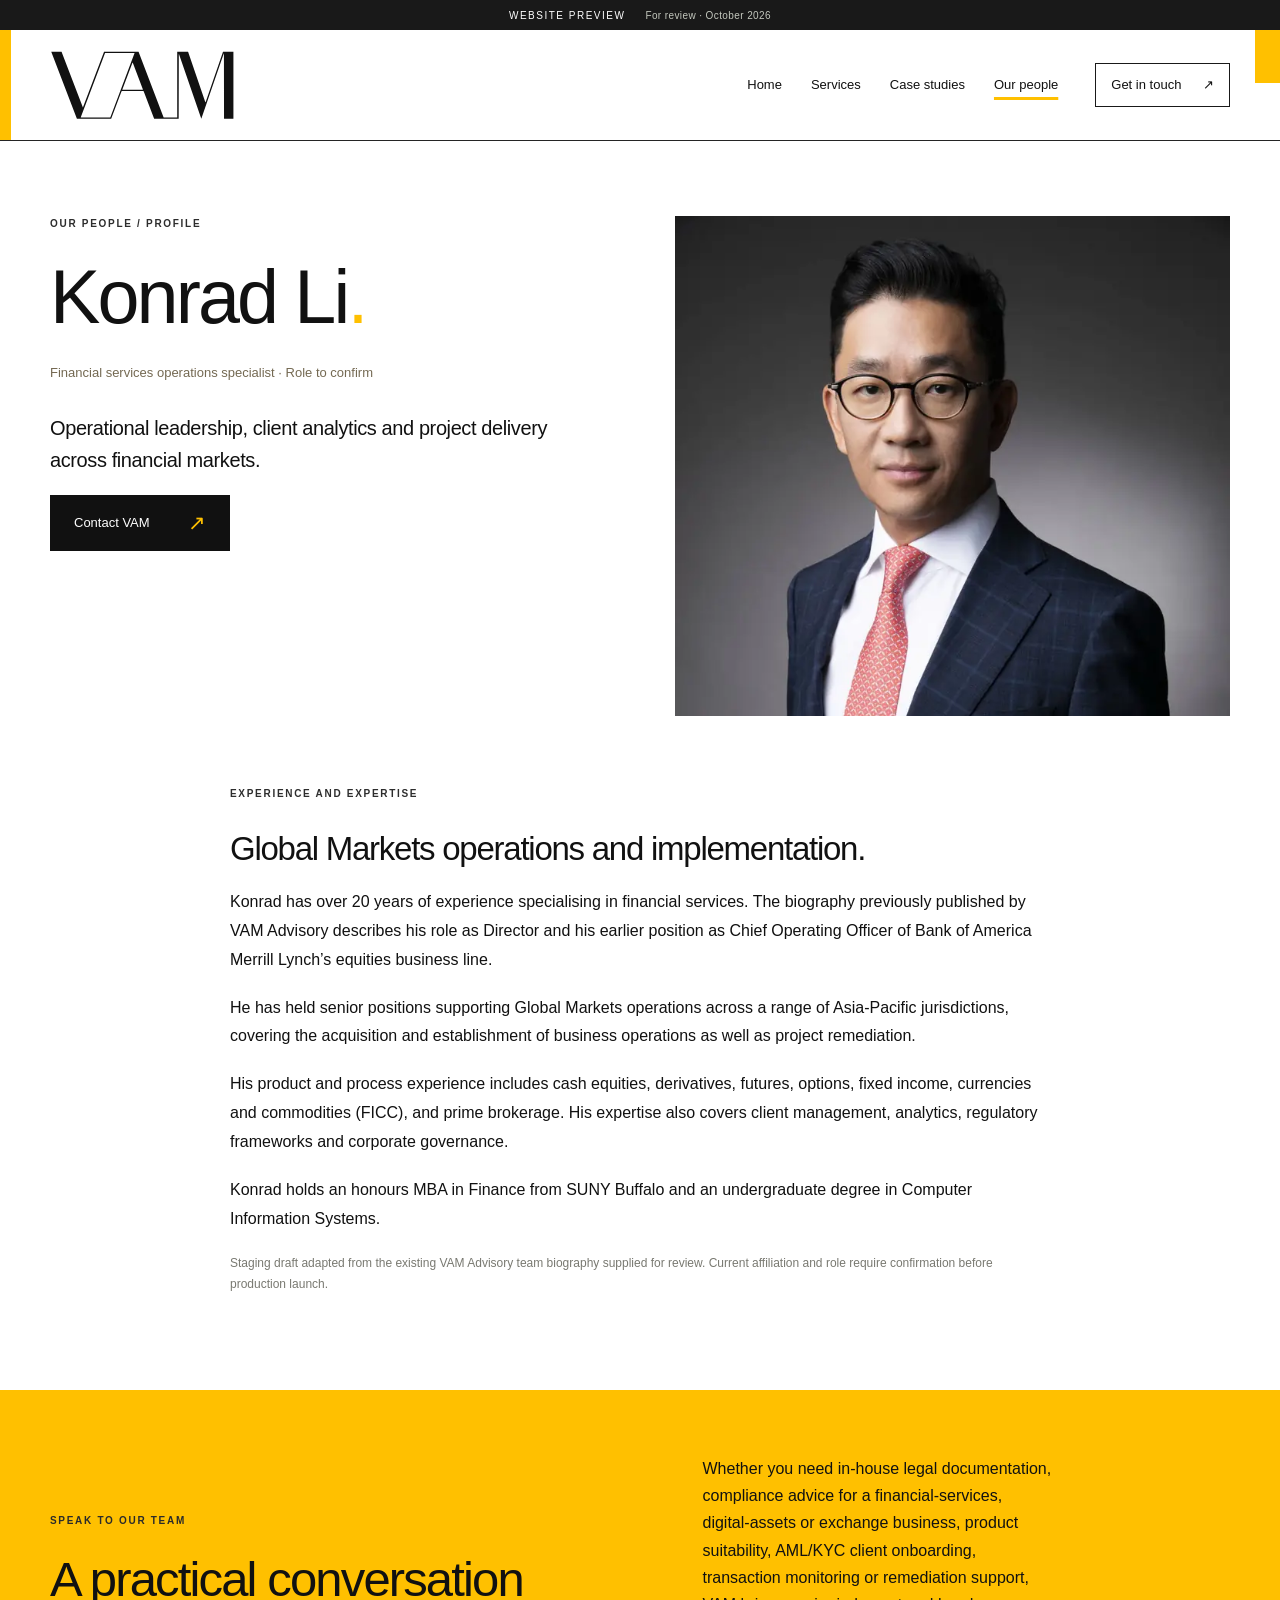
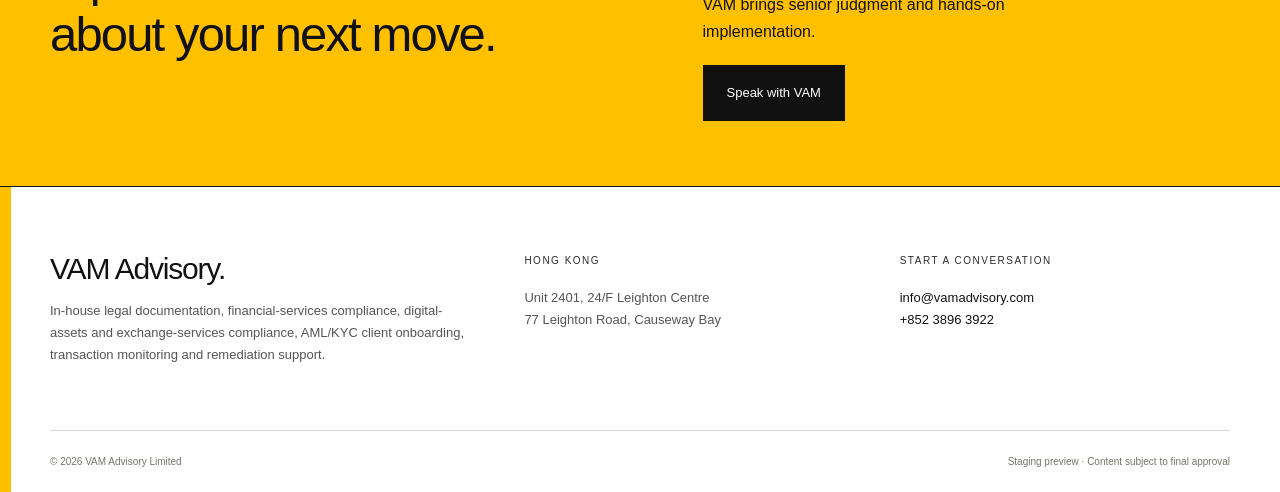
<file: team/konrad-li/index.html>
<!DOCTYPE html>

<html lang="en"><head><meta charset="utf-8"/><meta content="width=device-width, initial-scale=1" name="viewport"/>
<meta content="noindex, nofollow, noarchive" name="robots"/><meta content="Konrad Li: Asia-Pacific financial services operations, client analytics, corporate governance and remediation experience. VAM Advisory Hong Kong." name="description"/>
<meta content="#181918" name="theme-color"/><title>Konrad Li | VAM Advisory Hong Kong</title>
<link href="../../assets/css/style.css" rel="stylesheet"/><link href="../../assets/css/team.css" rel="stylesheet"/></head>
<body><a class="skip" href="#main">Skip to content</a>
<div class="review-bar">WEBSITE PREVIEW <span>For review · October 2026</span></div>
<header class="header"><div class="shell header-inner"><a aria-label="VAM Advisory home" class="brand" href="../../index.html"><img alt="VAM Advisory" height="82" src="../../assets/images/vam-logo.png" width="250"/></a><nav aria-label="Main navigation"><a href="../../index.html">Home</a><a href="../../services/index.html">Services</a><a href="../../case-studies/index.html">Case studies</a><a aria-current="page" href="../../team/index.html">Our people</a><a class="nav-contact" href="../../contact/index.html">Get in touch <span aria-hidden="true">↗</span></a></nav></div></header>
<main id="main"><section class="shell profile-intro" style="padding-top:75px"><div><p class="eyebrow"><a href="../index.html">Our people</a> / Profile</p><h1>Konrad Li<span class="gold">.</span></h1><p class="role">Financial services operations specialist · Role to confirm</p><p class="lead">Operational leadership, client analytics and project delivery across financial markets.</p><a class="button button-dark" href="../../contact/index.html">Contact VAM <span aria-hidden="true">↗</span></a></div><img alt="Portrait of Konrad Li" height="480" src="../../assets/images/konrad-li.webp" width="420"/></section><section class="shell profile-bio"><p class="eyebrow">Experience and expertise</p><h2>Global Markets operations and implementation.</h2><p>Konrad has over 20 years of experience specialising in financial services. The biography previously published by VAM Advisory describes his role as Director and his earlier position as Chief Operating Officer of Bank of America Merrill Lynch’s equities business line.</p><p>He has held senior positions supporting Global Markets operations across a range of Asia-Pacific jurisdictions, covering the acquisition and establishment of business operations as well as project remediation.</p><p>His product and process experience includes cash equities, derivatives, futures, options, fixed income, currencies and commodities (FICC), and prime brokerage. His expertise also covers client management, analytics, regulatory frameworks and corporate governance.</p><p>Konrad holds an honours MBA in Finance from SUNY Buffalo and an undergraduate degree in Computer Information Systems.</p><p class="small-note">Staging draft adapted from the existing VAM Advisory team biography supplied for review. Current affiliation and role require confirmation before production launch.</p></section><section class="cta"><div class="shell cta-inner"><div><p class="eyebrow">Speak to our team</p><h2>A practical conversation about your next move.</h2></div><div><p>Whether you need in-house legal documentation, compliance advice for a financial-services, digital-assets or exchange business, product suitability, AML/KYC client onboarding, transaction monitoring or remediation support, VAM brings senior judgment and hands-on implementation.</p><a class="button button-dark" href="../../contact/index.html">Speak with VAM</a></div></div></section></main>
<footer class="footer"><div class="shell footer-grid"><div><a class="footer-brand" href="../../index.html">VAM Advisory<span class="gold">.</span></a><p>In-house legal documentation, financial-services compliance, digital-assets and exchange-services compliance, AML/KYC client onboarding, transaction monitoring and remediation support.</p></div><div><p class="footer-label">Hong Kong</p><p>Unit 2401, 24/F Leighton Centre<br/>77 Leighton Road, Causeway Bay</p></div><div><p class="footer-label">Start a conversation</p><a href="mailto:info@vamadvisory.com">info@vamadvisory.com</a><br/><a href="tel:+85238963922">+852 3896 3922</a></div></div><div class="shell footer-bottom"><span>© 2026 VAM Advisory Limited</span><span>Staging preview · Content subject to final approval</span></div></footer></body></html>
</file>
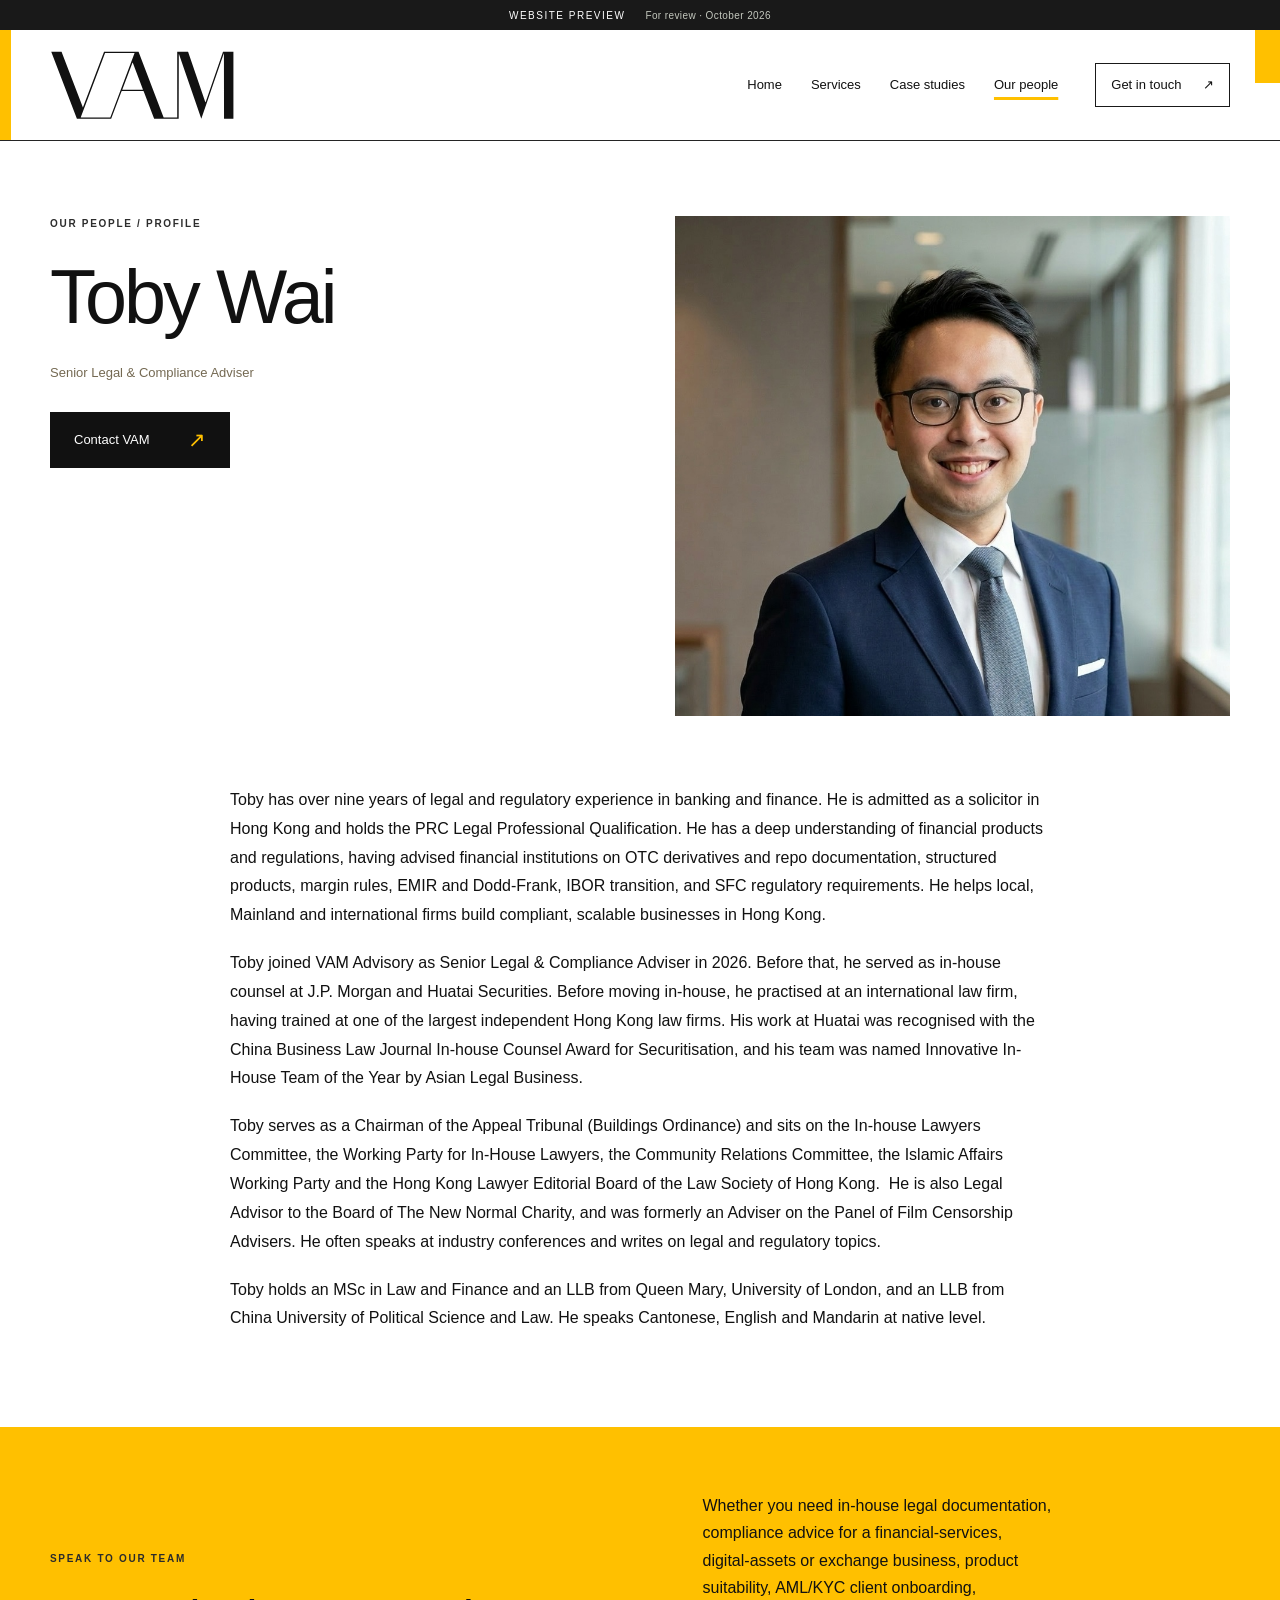
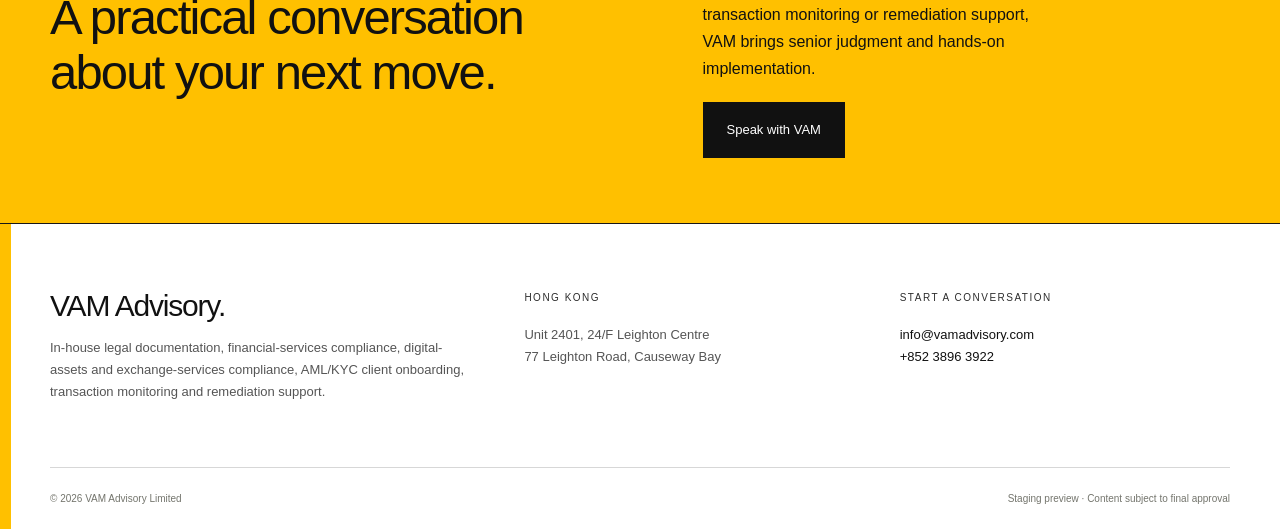
<file: team/toby-wai/index.html>
<!DOCTYPE html>

<html lang="en"><head><meta charset="utf-8"/><meta content="width=device-width, initial-scale=1" name="viewport"/>
<meta content="noindex, nofollow, noarchive" name="robots"/>
<meta content="#181918" name="theme-color"/><title>Toby Wai | VAM Advisory Hong Kong</title>
<link href="../../assets/css/style.css" rel="stylesheet"/><link href="../../assets/css/team.css" rel="stylesheet"/></head>
<body><a class="skip" href="#main">Skip to content</a>
<div class="review-bar">WEBSITE PREVIEW <span>For review · October 2026</span></div>
<header class="header"><div class="shell header-inner"><a aria-label="VAM Advisory home" class="brand" href="../../index.html"><img alt="VAM Advisory" height="82" src="../../assets/images/vam-logo.png" width="250"/></a><nav aria-label="Main navigation"><a href="../../index.html">Home</a><a href="../../services/index.html">Services</a><a href="../../case-studies/index.html">Case studies</a><a aria-current="page" href="../../team/index.html">Our people</a><a class="nav-contact" href="../../contact/index.html">Get in touch <span aria-hidden="true">↗</span></a></nav></div></header>
<main id="main"><section class="shell profile-intro" style="padding-top:75px"><div><p class="eyebrow"><a href="../index.html">Our people</a> / Profile</p><h1>Toby Wai</h1><p class="role">Senior Legal &amp; Compliance Adviser</p><a class="button button-dark" href="../../contact/index.html">Contact VAM <span aria-hidden="true">↗</span></a></div><img alt="Portrait of Toby Wai" height="1152" src="../../assets/images/toby-wai.jpeg" width="928"/></section><section class="shell profile-bio"><p>Toby has over nine years of legal and regulatory experience in banking and finance. He is admitted as a solicitor in Hong Kong and holds the PRC Legal Professional Qualification. He has a deep understanding of financial products and regulations, having advised financial institutions on OTC derivatives and repo documentation, structured products, margin rules, EMIR and Dodd-Frank, IBOR transition, and SFC regulatory requirements. He helps local, Mainland and international firms build compliant, scalable businesses in Hong Kong.</p><p>Toby joined VAM Advisory as Senior Legal &amp; Compliance Adviser in 2026. Before that, he served as in-house counsel at J.P. Morgan and Huatai Securities. Before moving in-house, he practised at an international law firm, having trained at one of the largest independent Hong Kong law firms. His work at Huatai was recognised with the China Business Law Journal In-house Counsel Award for Securitisation, and his team was named Innovative In-House Team of the Year by Asian Legal Business.</p><p>Toby serves as a Chairman of the Appeal Tribunal (Buildings Ordinance) and sits on the In-house Lawyers Committee, the Working Party for In-House Lawyers, the Community Relations Committee, the Islamic Affairs Working Party and the Hong Kong Lawyer Editorial Board of the Law Society of Hong Kong.  He is also Legal Advisor to the Board of The New Normal Charity, and was formerly an Adviser on the Panel of Film Censorship Advisers. He often speaks at industry conferences and writes on legal and regulatory topics. </p><p>Toby holds an MSc in Law and Finance and an LLB from Queen Mary, University of London, and an LLB from China University of Political Science and Law. He speaks Cantonese, English and Mandarin at native level.</p></section><section class="cta"><div class="shell cta-inner"><div><p class="eyebrow">Speak to our team</p><h2>A practical conversation about your next move.</h2></div><div><p>Whether you need in-house legal documentation, compliance advice for a financial-services, digital-assets or exchange business, product suitability, AML/KYC client onboarding, transaction monitoring or remediation support, VAM brings senior judgment and hands-on implementation.</p><a class="button button-dark" href="../../contact/index.html">Speak with VAM</a></div></div></section></main>
<footer class="footer"><div class="shell footer-grid"><div><a class="footer-brand" href="../../index.html">VAM Advisory<span class="gold">.</span></a><p>In-house legal documentation, financial-services compliance, digital-assets and exchange-services compliance, AML/KYC client onboarding, transaction monitoring and remediation support.</p></div><div><p class="footer-label">Hong Kong</p><p>Unit 2401, 24/F Leighton Centre<br/>77 Leighton Road, Causeway Bay</p></div><div><p class="footer-label">Start a conversation</p><a href="mailto:info@vamadvisory.com">info@vamadvisory.com</a><br/><a href="tel:+85238963922">+852 3896 3922</a></div></div><div class="shell footer-bottom"><span>© 2026 VAM Advisory Limited</span><span>Staging preview · Content subject to final approval</span></div></footer></body></html>
</file>
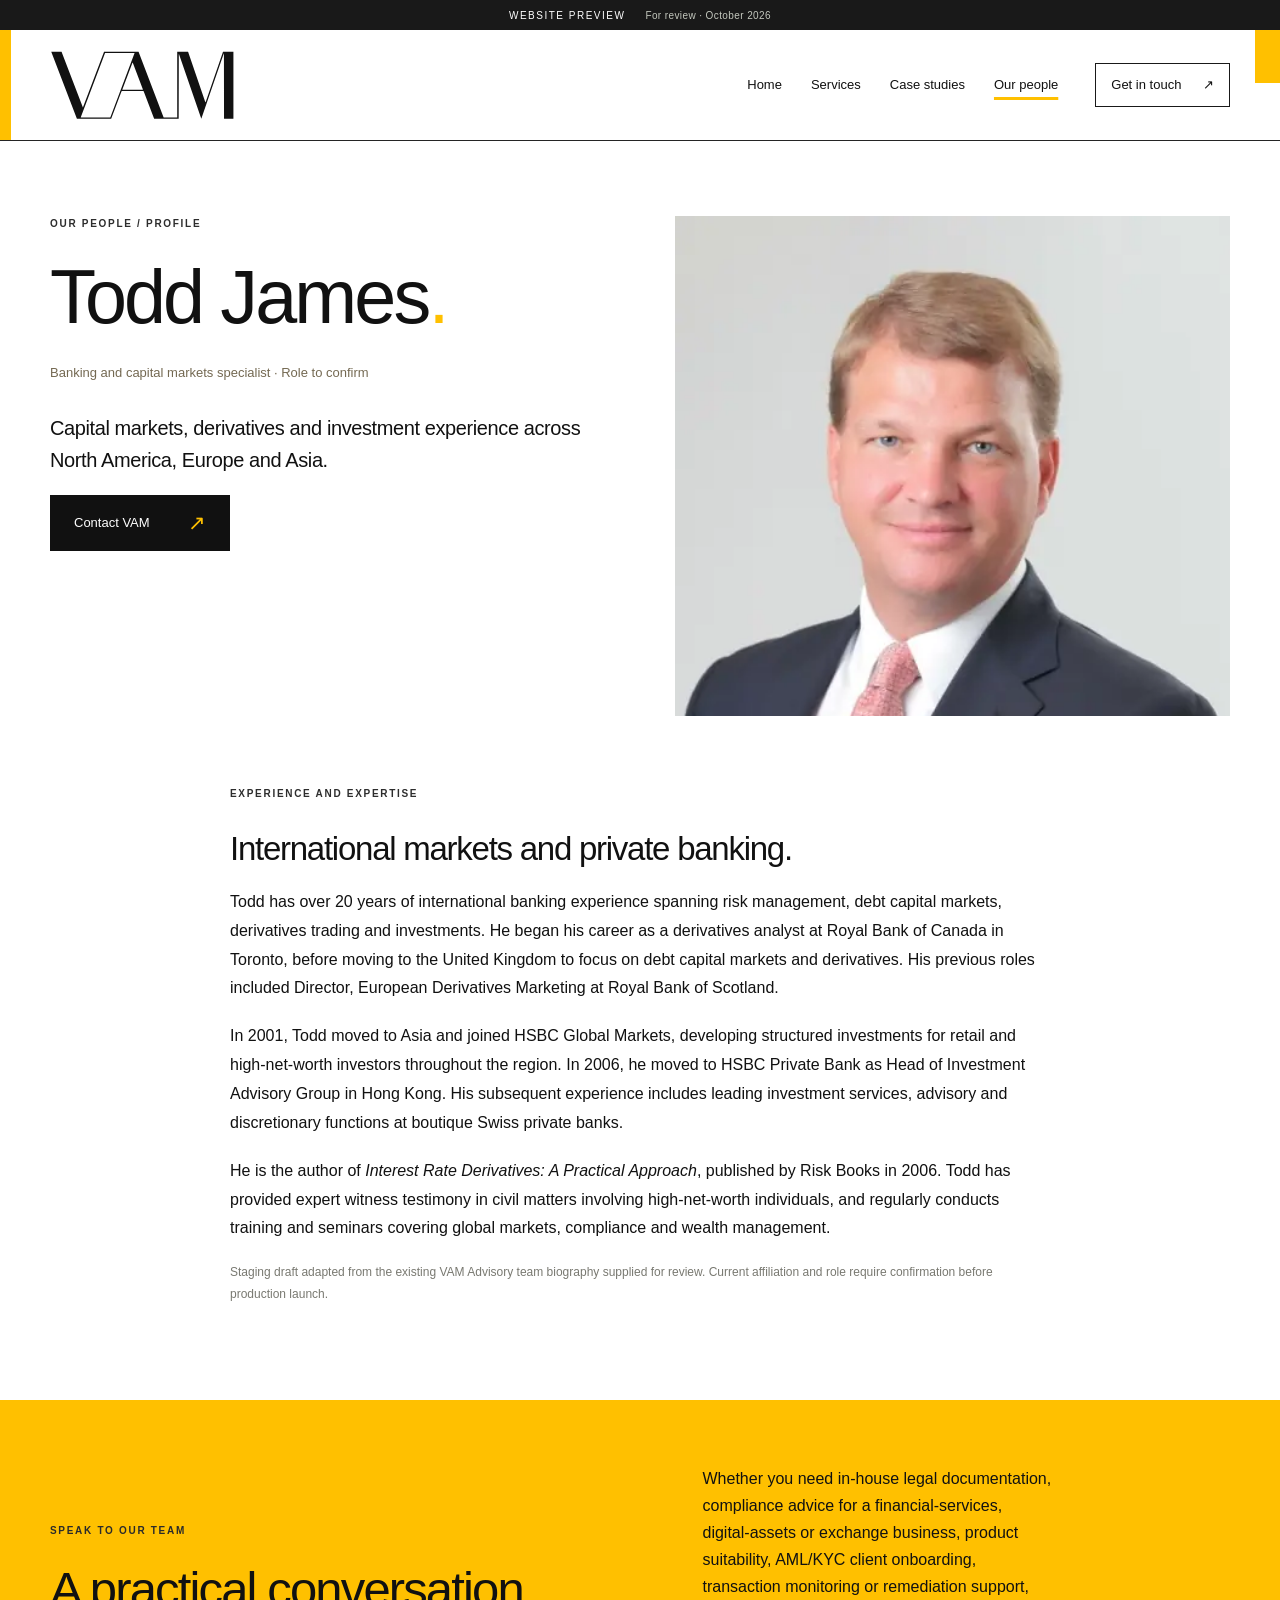
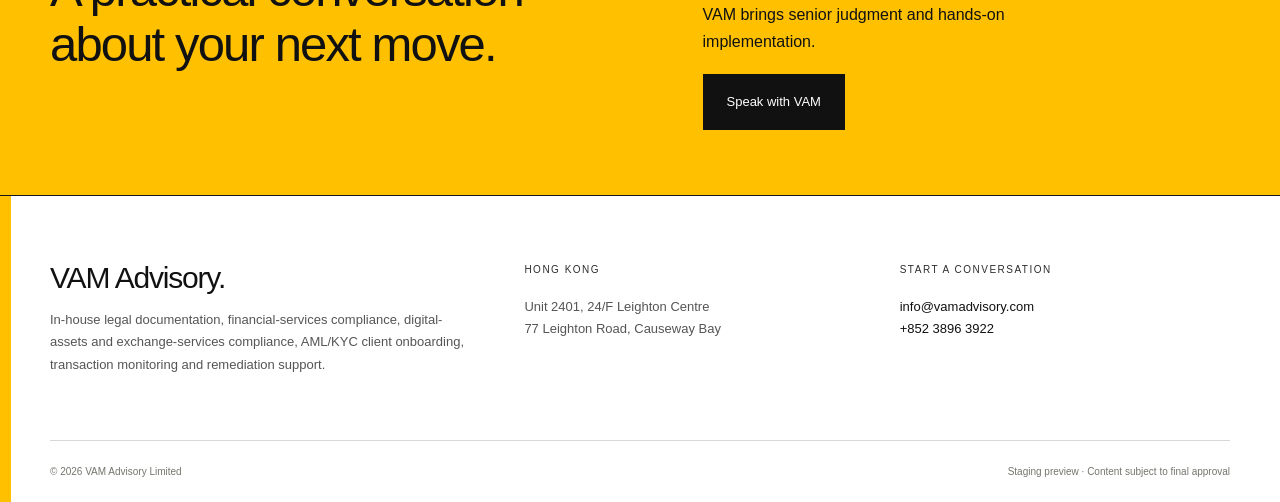
<file: team/todd-james/index.html>
<!DOCTYPE html>

<html lang="en"><head><meta charset="utf-8"/><meta content="width=device-width, initial-scale=1" name="viewport"/>
<meta content="noindex, nofollow, noarchive" name="robots"/><meta content="Todd James: banking, debt capital markets, derivatives, investment advisory and expert witness experience. VAM Advisory Hong Kong." name="description"/>
<meta content="#181918" name="theme-color"/><title>Todd James | VAM Advisory Hong Kong</title>
<link href="../../assets/css/style.css" rel="stylesheet"/><link href="../../assets/css/team.css" rel="stylesheet"/></head>
<body><a class="skip" href="#main">Skip to content</a>
<div class="review-bar">WEBSITE PREVIEW <span>For review · October 2026</span></div>
<header class="header"><div class="shell header-inner"><a aria-label="VAM Advisory home" class="brand" href="../../index.html"><img alt="VAM Advisory" height="82" src="../../assets/images/vam-logo.png" width="250"/></a><nav aria-label="Main navigation"><a href="../../index.html">Home</a><a href="../../services/index.html">Services</a><a href="../../case-studies/index.html">Case studies</a><a aria-current="page" href="../../team/index.html">Our people</a><a class="nav-contact" href="../../contact/index.html">Get in touch <span aria-hidden="true">↗</span></a></nav></div></header>
<main id="main"><section class="shell profile-intro" style="padding-top:75px"><div><p class="eyebrow"><a href="../index.html">Our people</a> / Profile</p><h1>Todd James<span class="gold">.</span></h1><p class="role">Banking and capital markets specialist · Role to confirm</p><p class="lead">Capital markets, derivatives and investment experience across North America, Europe and Asia.</p><a class="button button-dark" href="../../contact/index.html">Contact VAM <span aria-hidden="true">↗</span></a></div><img alt="Portrait of Todd James" height="480" src="../../assets/images/todd-james.webp" width="420"/></section><section class="shell profile-bio"><p class="eyebrow">Experience and expertise</p><h2>International markets and private banking.</h2><p>Todd has over 20 years of international banking experience spanning risk management, debt capital markets, derivatives trading and investments. He began his career as a derivatives analyst at Royal Bank of Canada in Toronto, before moving to the United Kingdom to focus on debt capital markets and derivatives. His previous roles included Director, European Derivatives Marketing at Royal Bank of Scotland.</p><p>In 2001, Todd moved to Asia and joined HSBC Global Markets, developing structured investments for retail and high-net-worth investors throughout the region. In 2006, he moved to HSBC Private Bank as Head of Investment Advisory Group in Hong Kong. His subsequent experience includes leading investment services, advisory and discretionary functions at boutique Swiss private banks.</p><p>He is the author of <em>Interest Rate Derivatives: A Practical Approach</em>, published by Risk Books in 2006. Todd has provided expert witness testimony in civil matters involving high-net-worth individuals, and regularly conducts training and seminars covering global markets, compliance and wealth management.</p><p class="small-note">Staging draft adapted from the existing VAM Advisory team biography supplied for review. Current affiliation and role require confirmation before production launch.</p></section><section class="cta"><div class="shell cta-inner"><div><p class="eyebrow">Speak to our team</p><h2>A practical conversation about your next move.</h2></div><div><p>Whether you need in-house legal documentation, compliance advice for a financial-services, digital-assets or exchange business, product suitability, AML/KYC client onboarding, transaction monitoring or remediation support, VAM brings senior judgment and hands-on implementation.</p><a class="button button-dark" href="../../contact/index.html">Speak with VAM</a></div></div></section></main>
<footer class="footer"><div class="shell footer-grid"><div><a class="footer-brand" href="../../index.html">VAM Advisory<span class="gold">.</span></a><p>In-house legal documentation, financial-services compliance, digital-assets and exchange-services compliance, AML/KYC client onboarding, transaction monitoring and remediation support.</p></div><div><p class="footer-label">Hong Kong</p><p>Unit 2401, 24/F Leighton Centre<br/>77 Leighton Road, Causeway Bay</p></div><div><p class="footer-label">Start a conversation</p><a href="mailto:info@vamadvisory.com">info@vamadvisory.com</a><br/><a href="tel:+85238963922">+852 3896 3922</a></div></div><div class="shell footer-bottom"><span>© 2026 VAM Advisory Limited</span><span>Staging preview · Content subject to final approval</span></div></footer></body></html>
</file>
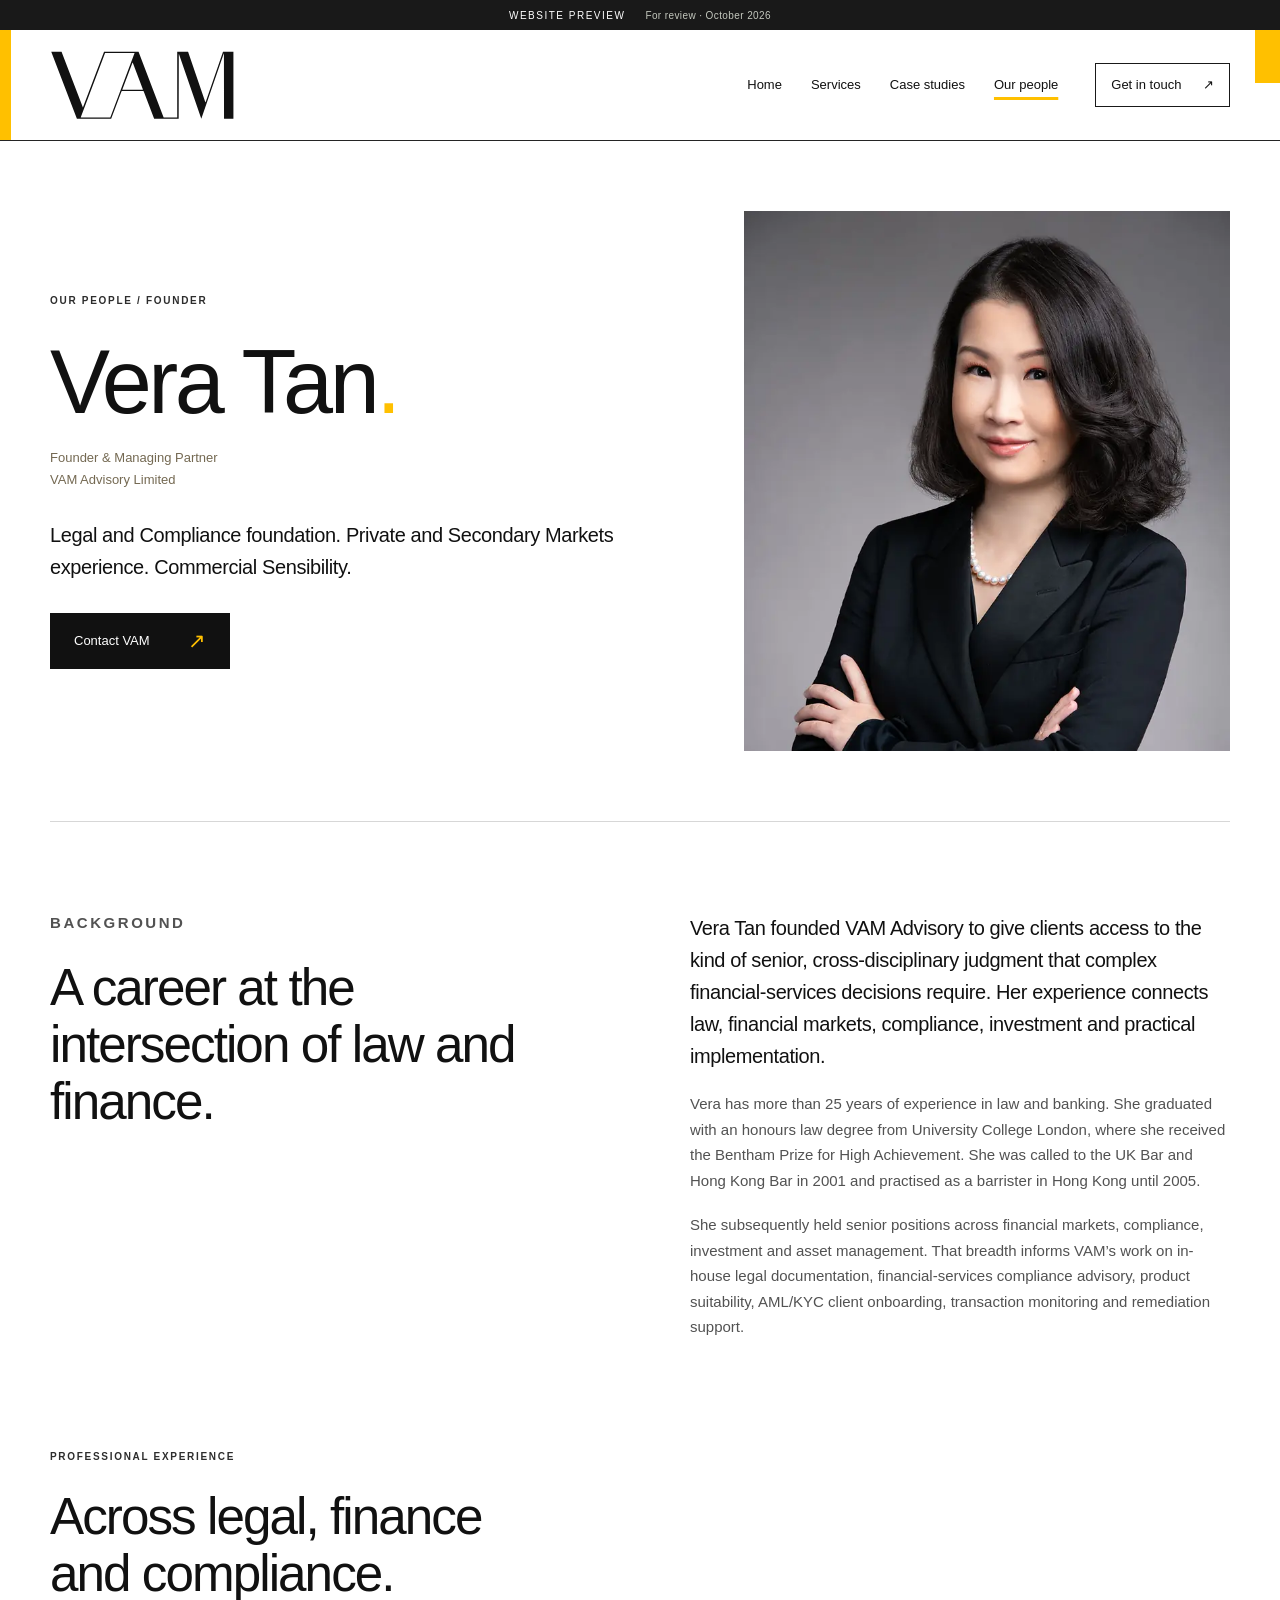
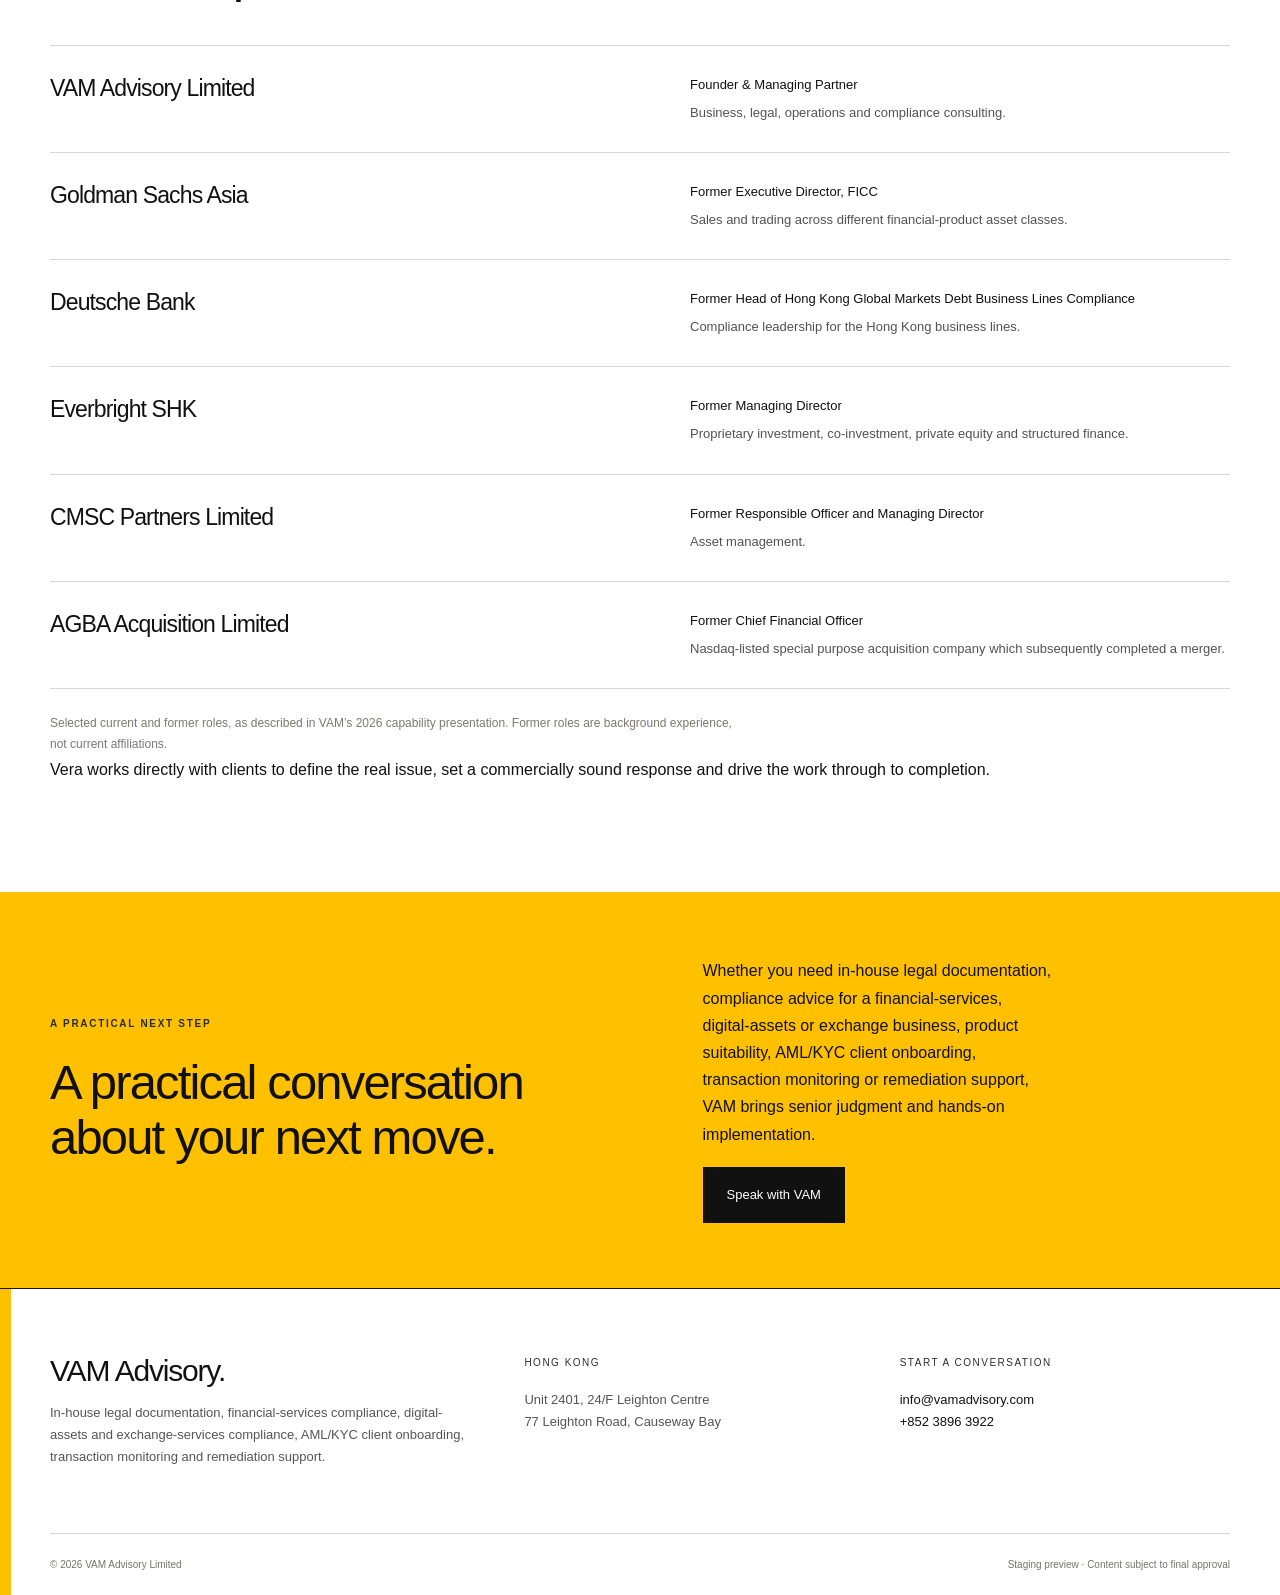
<file: team/vera-tan/index.html>
<!DOCTYPE html>

<html lang="en"><head><meta charset="utf-8"/><meta content="width=device-width, initial-scale=1" name="viewport"/>
<meta content="noindex, nofollow, noarchive" name="robots"/><meta content="Vera Tan is Founder and Managing Partner of VAM Advisory Limited in Hong Kong, with more than 25 years of experience in legal and banking." name="description"/>
<meta content="#181918" name="theme-color"/><title>Vera Tan, Founder &amp; Managing Partner | VAM Advisory Hong Kong</title>
<link href="../../assets/css/style.css" rel="stylesheet"/></head>
<body><a class="skip" href="#main">Skip to content</a>
<div class="review-bar">WEBSITE PREVIEW <span>For review · October 2026</span></div>
<header class="header"><div class="shell header-inner"><a aria-label="VAM Advisory home" class="brand" href="../../index.html"><img alt="VAM Advisory" height="82" src="../../assets/images/vam-logo.png" width="250"/></a><nav aria-label="Main navigation"><a href="../../index.html">Home</a><a href="../../services/index.html">Services</a><a href="../../case-studies/index.html">Case studies</a><a aria-current="page" href="../../team/index.html">Our people</a><a class="nav-contact" href="../../contact/index.html">Get in touch <span aria-hidden="true">↗</span></a></nav></div></header>
<main id="main"><section class="shell profile-hero"><div><p class="eyebrow"><a href="../../team/index.html">Our people</a> / Founder</p><h1>Vera Tan<span class="gold">.</span></h1><p class="role">Founder &amp; Managing Partner<br/>VAM Advisory Limited</p><p class="lead">Legal and Compliance foundation. Private and Secondary Markets experience. Commercial Sensibility.</p><a class="button button-dark" href="mailto:info@vamadvisory.com">Contact VAM <span aria-hidden="true">↗</span></a></div><div class="profile-photo"><img alt="Vera Tan, Founder and Managing Partner of VAM Advisory Limited" height="586" src="../../assets/images/vera-tan-team.webp" width="503"/></div></section>
<section class="section shell profile-body"><div><p class="eyebrow">Background</p><h2>A career at the intersection of law and finance.</h2></div><div><p class="lead">Vera Tan founded VAM Advisory to give clients access to the kind of senior, cross-disciplinary judgment that complex financial-services decisions require. Her experience connects law, financial markets, compliance, investment and practical implementation.</p><p class="">Vera has more than 25 years of experience in law and banking. She graduated with an honours law degree from University College London, where she received the Bentham Prize for High Achievement. She was called to the UK Bar and Hong Kong Bar in 2001 and practised as a barrister in Hong Kong until 2005.</p><p class="">She subsequently held senior positions across financial markets, compliance, investment and asset management. That breadth informs VAM’s work on in-house legal documentation, financial-services compliance advisory, product suitability, AML/KYC client onboarding, transaction monitoring and remediation support.</p></div></section>
<section class="section shell experience-section"><div class="section-heading"><div><p class="eyebrow">Professional experience</p><h2>Across legal, finance<br/>and compliance.</h2></div></div><div class="experience-list"><div class="experience-row"><h3>VAM Advisory Limited</h3><div><p class="role">Founder &amp; Managing Partner</p><p>Business, legal, operations and compliance consulting.</p></div></div><div class="experience-row"><h3>Goldman Sachs Asia</h3><div><p class="role">Former Executive Director, FICC</p><p>Sales and trading across different financial-product asset classes.</p></div></div><div class="experience-row"><h3>Deutsche Bank</h3><div><p class="role">Former Head of Hong Kong Global Markets Debt Business Lines Compliance</p><p>Compliance leadership for the Hong Kong business lines.</p></div></div><div class="experience-row"><h3>Everbright SHK</h3><div><p class="role">Former Managing Director</p><p>Proprietary investment, co-investment, private equity and structured finance.</p></div></div><div class="experience-row"><h3>CMSC Partners Limited</h3><div><p class="role">Former Responsible Officer and Managing Director</p><p>Asset management.</p></div></div><div class="experience-row"><h3>AGBA Acquisition Limited</h3><div><p class="role">Former Chief Financial Officer</p><p>Nasdaq-listed special purpose acquisition company which subsequently completed a merger.</p></div></div></div><p class="small-note">Selected current and former roles, as described in VAM’s 2026 capability presentation. Former roles are background experience, not current affiliations.</p><p>Vera works directly with clients to define the real issue, set a commercially sound response and drive the work through to completion.</p></section><section class="cta"><div class="shell cta-inner"><div><p class="eyebrow">A practical next step</p><h2>A practical conversation about your next move.</h2></div><div><p>Whether you need in-house legal documentation, compliance advice for a financial-services, digital-assets or exchange business, product suitability, AML/KYC client onboarding, transaction monitoring or remediation support, VAM brings senior judgment and hands-on implementation.</p><a class="button button-dark" href="../../contact/index.html">Speak with VAM</a></div></div></section></main>
<footer class="footer"><div class="shell footer-grid"><div><a class="footer-brand" href="../../index.html">VAM Advisory<span class="gold">.</span></a><p>In-house legal documentation, financial-services compliance, digital-assets and exchange-services compliance, AML/KYC client onboarding, transaction monitoring and remediation support.</p></div><div><p class="footer-label">Hong Kong</p><p>Unit 2401, 24/F Leighton Centre<br/>77 Leighton Road, Causeway Bay</p></div><div><p class="footer-label">Start a conversation</p><a href="mailto:info@vamadvisory.com">info@vamadvisory.com</a><br/><a href="tel:+85238963922">+852 3896 3922</a></div></div><div class="shell footer-bottom"><span>© 2026 VAM Advisory Limited</span><span>Staging preview · Content subject to final approval</span></div></footer></body></html>
</file>
<file: assets/css/style.css>
@charset "UTF-8";
:root{--ink:#20221f;--muted:#656761;--paper:#fbfaf7;--gold:#d7ab42;--line:#deded6;--dark:#1e2421}*{box-sizing:border-box}html{scroll-behavior:smooth;scroll-padding-top:30px}body{margin:0;background:var(--paper);color:var(--ink);font:16px/1.7 Arial,Helvetica,sans-serif}a{color:inherit;text-decoration:none}a:focus-visible{outline:3px solid #a47616;outline-offset:5px}img{display:block;max-width:100%;height:auto}p{margin:0 0 1.2rem}h1,h2,h3{font-weight:400;margin:0;line-height:1.1}h1,h2{font-family:Georgia,'Times New Roman',serif;letter-spacing:-.045em}h1{font-size:clamp(48px,5.9vw,88px)}h1 em{font-weight:400;color:#70613d}h2{font-size:clamp(36px,4vw,55px)}h3{font-size:22px;line-height:1.3;letter-spacing:-.025em}em{font-weight:400}.shell{width:min(1180px,calc(100% - 96px));margin:auto}.review-bar{background:var(--dark);color:#eceee9;min-height:30px;display:flex;align-items:center;justify-content:center;gap:20px;font-size:10px;letter-spacing:.15em;padding:5px 20px}.review-bar span{letter-spacing:.04em;color:#c3c7bd}.header{border-bottom:1px solid var(--line);background:var(--paper)}.header-inner{display:flex;align-items:center;justify-content:space-between;min-height:110px;gap:40px}.brand{width:230px;flex-shrink:0}.brand img{width:230px}.header nav{display:flex;align-items:center;gap:29px;font-size:13px}.header nav a{padding:12px 0;white-space:nowrap}.header nav a[aria-current=page]{text-decoration:underline;text-decoration-color:var(--gold);text-underline-offset:8px;text-decoration-thickness:2px}.header nav a:hover,.text-link:hover{color:#936d16}.header nav .nav-contact{border:1px solid #aaa99f;padding:10px 15px;margin-left:8px}.nav-contact span{margin-left:18px}.eyebrow,.small-label{font:10px/1.5 Arial,Helvetica,sans-serif;font-weight:600;letter-spacing:.17em;text-transform:uppercase}.eyebrow{margin-bottom:24px;color:#75612e}.lead{font-size:20px;line-height:1.6;letter-spacing:-.02em}.button{display:inline-flex;align-items:center;justify-content:space-between;gap:38px;padding:16px 23px;font-size:13px;border:1px solid var(--ink)}.button-dark{color:white;background:var(--ink)}.button:hover{background:#41463f}.button span{font-size:21px;line-height:1}.hero{display:grid;grid-template-columns:1.55fr 1fr;gap:60px;padding-top:77px;padding-bottom:85px}.hero-copy .eyebrow{margin-bottom:27px}.hero-copy .lead{max-width:485px;margin:30px 0}.hero-aside{position:relative;display:flex;flex-direction:column;justify-content:space-between;align-self:stretch;border-left:1px solid var(--line);padding:27px 0 5px 50px;overflow:hidden}.large-mark{font:normal clamp(65px,8.5vw,118px)/1 Georgia,serif;letter-spacing:-.08em;color:#d7d7ce;white-space:nowrap}.large-mark span{color:var(--gold)}.aside-caption{position:relative;z-index:1;margin-top:75px}.aside-caption .small-label{color:#727469}.aside-caption p{font:24px/1.6 Georgia,serif;margin:15px 0 0}.vertical-line{position:absolute;right:0;bottom:0;height:160px;border-left:5px solid var(--gold)}.intro-band{background:#efeee8;padding:54px 0}.intro-grid{display:grid;grid-template-columns:.65fr 1.1fr 1.2fr;gap:40px}.intro-grid h2{font-size:32px;letter-spacing:-.035em}.intro-grid p{font-size:14px;line-height:1.8;margin-bottom:0}.intro-grid .eyebrow{font-size:10px;padding-top:4px}.section{padding-top:90px;padding-bottom:90px}.section-heading{display:flex;justify-content:space-between;align-items:flex-end;margin-bottom:42px;gap:30px}.text-link{font-size:13px;display:inline-flex;gap:36px;align-items:center;padding:12px 0;border-bottom:1px solid #aaa99f}.text-link span{font-size:21px}.service-list{border-top:1px solid var(--line)}.service-row{display:grid;grid-template-columns:45px 1.1fr 1fr 30px;gap:25px;align-items:center;border-bottom:1px solid var(--line);padding:29px 0}.service-row:hover{background:#f0efe8}.row-no{color:#94845e;font-size:12px;align-self:start;padding-top:5px}.service-row h3{max-width:350px;font-size:24px}.service-row p{font-size:14px;line-height:1.7;color:var(--muted);margin:0}.row-arrow{font-size:23px;justify-self:end}.case-feature{background:var(--dark);color:#f4f3ec;padding:77px 0}.feature-grid{display:grid;grid-template-columns:1fr 1fr;gap:125px}.case-feature .eyebrow{color:#d0b66f}.case-feature h2{font-size:58px;margin-bottom:25px}.case-feature p:not(.eyebrow){font-size:15px;color:#c9cec5;max-width:420px}.light-link{color:white;border-color:#677166}.metric{border-left:1px solid #586053;padding-left:65px;display:flex;flex-direction:column;align-self:center}.metric strong{font:78px/1.1 Georgia,serif;letter-spacing:-.05em;color:#e1c67d}.metric .metric-small{font-size:43px}.metric span{font-size:12px;margin-top:12px;color:#d0d6ca;letter-spacing:.02em}.metric-rule{height:1px;background:#586053;margin:25px 0}.founder-grid{display:grid;grid-template-columns:.95fr 1.05fr;gap:100px;align-items:center}.portrait-wrap{position:relative;padding:0 0 25px 25px}.portrait-wrap:before{content:'';position:absolute;left:0;bottom:0;width:68%;height:82%;background:#e5ddc9;z-index:-1}.portrait-wrap img{width:100%;max-height:460px;object-fit:cover;object-position:top}.portrait-caption{display:block;font-size:10px;color:#756c57;padding-top:13px;letter-spacing:.05em}.founder-copy h2{font-size:60px}.role{font-size:13px;color:#746952;margin:14px 0 28px}.founder-copy>.lead{margin:25px 0}.founder-copy>p:not(.lead,.eyebrow,.role){font-size:15px;color:var(--muted)}.cta{background:#e9e1cd;padding:65px 0}.cta-inner{display:grid;grid-template-columns:1fr 1fr;align-items:center;gap:125px}.cta .eyebrow{color:#75612e}.cta h2{font-size:49px}.cta-inner>div:last-child{max-width:350px}.cta-inner p:not(.eyebrow){font-size:16px}.footer{background:var(--paper);padding:65px 0 22px}.footer-grid{display:grid;grid-template-columns:1.3fr 1fr 1fr;gap:45px;font-size:13px}.footer-brand{font:30px Georgia,serif;letter-spacing:-.04em}.gold{color:var(--gold)}.footer-grid>div>p{color:var(--muted);margin-top:14px}.footer-grid .footer-label{font-size:10px;letter-spacing:.15em;text-transform:uppercase;margin:0 0 18px;color:#766a4f}.footer-bottom{display:flex;justify-content:space-between;gap:20px;border-top:1px solid var(--line);padding-top:22px;margin-top:45px;font-size:10px;color:#74756d}.page-hero{padding-top:74px;padding-bottom:62px}.page-hero h1{max-width:1000px}.page-intro{display:grid;grid-template-columns:1fr 1fr;gap:100px;max-width:1050px;margin-top:36px}.page-intro>p:last-child{font-size:15px;color:var(--muted)}.service-jump{display:grid;grid-template-columns:repeat(3,1fr);border-top:1px solid var(--line);padding:25px 0 45px;gap:18px 30px}.service-jump a{font-size:12px;display:flex;gap:15px}.service-jump span{color:#9a8146}.service-jump a:hover{text-decoration:underline}.service-detail{display:grid;grid-template-columns:1fr 1fr;gap:100px;padding:62px 0;border-top:1px solid var(--line);scroll-margin-top:25px}.service-detail h2{font-size:40px}.service-detail .lead{font-size:17px;margin-top:25px}.detail-items h3,.case-story h3{font-size:16px;margin-bottom:12px}.detail-items>div+div{margin-top:25px}.detail-items p{font-size:15px;color:var(--muted)}.small-note{font-size:12px!important;color:#797971!important;line-height:1.8}.case-detail{display:grid;grid-template-columns:1fr 1fr;gap:100px;padding:65px 0;border-top:1px solid var(--line)}.case-heading h2{font-size:43px;max-width:460px}.client-type{font-size:13px;color:var(--muted);margin-top:20px}.case-stat{font:57px/1 Georgia,serif;color:#866c30;margin-top:35px}.case-stat span{display:block;font:12px/1.6 Arial,sans-serif;letter-spacing:.02em;margin-top:12px}.case-story>div+div{margin-top:35px}.case-story p{font-size:15px;color:var(--muted)}.team-feature{display:grid;grid-template-columns:.8fr 1fr;gap:100px;align-items:center;padding-bottom:85px}.team-photo img{width:100%;max-height:470px;object-fit:cover;object-position:top}.team-feature h2{font-size:56px}.team-feature>div>p:not(.lead,.eyebrow,.role){color:var(--muted)}.profile-hero{display:grid;grid-template-columns:1.1fr .9fr;gap:100px;padding-top:70px;padding-bottom:70px;align-items:center}.profile-hero h1{font-size:90px}.profile-hero .lead{margin-bottom:30px}.profile-photo img{width:100%;max-height:540px;object-fit:cover;object-position:top}.profile-body{display:grid;grid-template-columns:1fr 1fr;gap:100px;border-top:1px solid var(--line)}.profile-body p:not(.lead){font-size:15px;color:var(--muted)}.experience-section{padding-top:0}.experience-list{border-top:1px solid var(--line)}.experience-row{display:grid;grid-template-columns:1fr 1fr;gap:100px;padding:28px 0;border-bottom:1px solid var(--line)}.experience-row h3{font-size:23px}.experience-row .role{margin:0 0 6px;color:var(--ink)}.experience-row p:last-child{font-size:13px;color:var(--muted);margin:0}.experience-section>.small-note{max-width:700px;margin:24px 0 0}.contact-grid{display:grid;grid-template-columns:1.35fr 1fr;gap:100px;padding-bottom:90px}.contact-primary{border-top:1px solid var(--line);padding-top:35px}.contact-email{font:clamp(24px,3vw,38px)/1.4 Georgia,serif;letter-spacing:-.035em;display:inline-block;margin-bottom:25px}.contact-email span{color:#9b803d}.contact-primary>p:not(.eyebrow){max-width:410px;font-size:15px;color:var(--muted)}.contact-primary .button{margin-top:10px}.mobile-break{display:none}.contact-details{background:#eeece4;padding:35px 40px}.contact-details h2{font:12px Arial,sans-serif;text-transform:uppercase;letter-spacing:.13em;margin-bottom:20px}.contact-details p,.contact-details a{font-size:15px;color:#5d6057}.contact-details>div+div{padding-top:25px;border-top:1px solid #d0cec3;margin-top:30px}.skip{position:absolute;top:-100px;left:20px;background:white;padding:10px;z-index:100}.skip:focus{top:10px}
@media(min-width:1500px){.hero{padding-top:95px;padding-bottom:100px}}@media(max-width:1050px){.shell{width:calc(100% - 64px)}.header-inner{gap:25px}.brand,.brand img{width:190px}.header nav{gap:18px;font-size:12px}.hero{gap:35px}.hero-aside{padding-left:30px}.intro-grid{grid-template-columns:.65fr 1.2fr 1.2fr;gap:25px}.intro-grid h2{font-size:27px}.feature-grid,.founder-grid,.cta-inner,.service-detail,.case-detail,.profile-hero,.profile-body,.team-feature,.contact-grid{gap:55px}.metric{padding-left:45px}.metric strong{font-size:65px}.service-row{gap:18px;grid-template-columns:30px 1.2fr 1fr 20px}.service-row h3{font-size:21px}.experience-row{gap:55px}.page-intro{gap:60px}}
@media(max-width:760px){.shell{width:calc(100% - 40px)}.review-bar{font-size:9px;gap:12px}.header-inner{display:block;padding:18px 0 14px;min-height:0}.brand,.brand img{width:190px}.header nav{margin-top:18px;justify-content:space-between;gap:10px;font-size:11px}.header nav .nav-contact{margin:0;padding:7px 9px}.nav-contact span{margin-left:7px}.hero{grid-template-columns:1fr;padding-top:44px;padding-bottom:46px;gap:35px}.hero h1{font-size:clamp(42px,9.5vw,65px)}.hero-copy .lead{font-size:17px;margin:24px 0}.hero-aside{display:none}.eyebrow{font-size:9px;margin-bottom:18px}.intro-band{padding:35px 0}.intro-grid{display:block}.intro-grid h2{font-size:31px;margin:20px 0}.intro-grid p:last-child{max-width:550px}.section{padding-top:53px;padding-bottom:53px}.section-heading{align-items:start;margin-bottom:27px}.section-heading h2{font-size:35px}.section-heading>.text-link{font-size:11px;gap:9px;white-space:nowrap;margin-top:30px}.service-row{grid-template-columns:24px 1fr 20px;gap:12px;padding:24px 0}.service-row h3{font-size:20px}.service-row p{grid-column:2;grid-row:2;font-size:13px}.row-arrow{grid-column:3;grid-row:1}.row-no{font-size:10px}.feature-grid{grid-template-columns:1fr;gap:35px}.case-feature{padding:46px 0}.case-feature h2{font-size:44px}.metric{padding-left:25px;border-left:3px solid var(--gold);max-width:400px}.metric strong{font-size:64px}.metric .metric-small{font-size:35px}.metric-rule{margin:20px 0}.founder-grid{grid-template-columns:1fr;gap:38px}.portrait-wrap{max-width:420px;padding-left:18px;padding-bottom:18px}.portrait-wrap img{max-height:390px}.founder-copy h2{font-size:48px}.cta{padding:42px 0}.cta-inner{grid-template-columns:1fr;gap:27px}.cta h2{font-size:40px}.footer{padding-top:42px}.footer-grid{grid-template-columns:1fr 1fr;gap:30px 20px}.footer-grid>div:first-child{grid-column:1/-1}.footer-bottom{flex-direction:column;gap:8px;margin-top:30px;font-size:9px}.page-hero{padding:44px 0 32px}.page-hero h1{font-size:49px}.page-intro{grid-template-columns:1fr;gap:4px;margin-top:25px}.page-intro .lead{font-size:18px}.page-intro>p:last-child{font-size:14px}.service-jump{grid-template-columns:1fr 1fr;gap:18px;padding-bottom:30px}.service-jump a{font-size:11px;gap:10px}.service-detail,.case-detail,.profile-body{grid-template-columns:1fr;gap:25px;padding:40px 0}.service-detail h2,.case-heading h2{font-size:34px}.service-detail .lead{font-size:17px;margin:20px 0 0}.detail-items p,.case-story p{font-size:14px}.case-story>div+div{margin-top:25px}.case-stat{font-size:48px;margin-top:25px}.team-feature{grid-template-columns:1fr;gap:35px;padding-bottom:50px}.team-photo{max-width:400px}.team-photo img{max-height:420px}.team-feature h2{font-size:46px}.profile-hero{grid-template-columns:1fr;gap:35px;padding:44px 0}.profile-hero h1{font-size:65px}.profile-photo{max-width:420px}.profile-photo img{max-height:440px}.experience-row{grid-template-columns:1fr;gap:12px;padding:25px 0}.experience-row h3{font-size:22px}.contact-grid{grid-template-columns:1fr;gap:30px;padding-bottom:50px}.contact-primary{padding-top:26px}.contact-email{font-size:30px;overflow-wrap:anywhere}.contact-details{padding:28px}.lead{font-size:18px}.profile-body .lead{font-size:18px}}
@media(prefers-reduced-motion:reduce){html{scroll-behavior:auto}}


/* Homepage-only: shorter copy, stronger imagery (Vera review, 26 Nov 2026). */
.home-hero{grid-template-columns:1.13fr .87fr;align-items:center;gap:clamp(35px,5vw,85px);padding-top:70px;padding-bottom:76px}
.home-hero .hero-copy{max-width:660px}
.home-hero .hero-copy .button{margin-top:35px}
.home-hero h1{font-size:clamp(47px,5.4vw,79px)}
.home-hero-image{margin:0;max-width:460px;justify-self:end;width:100%}
.home-hero-image img{width:100%;height:clamp(340px,37vw,480px);object-fit:cover;object-position:center top}
.home-hero-image figcaption{font-size:11px;letter-spacing:.04em;color:var(--muted);padding-top:12px}
.home-services{padding-top:65px;padding-bottom:75px}
.home-services .section-heading{margin-bottom:24px}
.home-service-grid{display:grid;grid-template-columns:repeat(2,minmax(0,1fr));gap:0 40px}
.home-service-link{border-top:1px solid var(--line);padding:24px 0;display:flex;justify-content:space-between;align-items:center;gap:24px;font-size:20px;line-height:1.4}
.home-service-link span{color:#876e32;font-size:21px;flex:0 0 auto}
.home-service-link:hover{color:#936d16}
.home-case{padding:54px 0}
.home-case-inner{display:grid;grid-template-columns:1.5fr .6fr;gap:50px;align-items:center}
.home-case h2{font-size:clamp(34px,3.8vw,50px);margin-bottom:12px}
.home-case-stat{border-left:1px solid #586053;padding-left:40px}
.home-case-stat strong{display:block;font:clamp(50px,6vw,75px)/1 Georgia,serif;letter-spacing:-.06em;color:#e1c67d}
.home-case-stat span{display:block;color:#d0d6ca;font-size:12px;margin-top:12px}
.home-founder{display:flex;align-items:center;justify-content:space-between;gap:30px;padding-top:58px;padding-bottom:58px}
.home-founder h2{font-size:48px}
.home-founder .role{margin-bottom:0}
.home-cta{padding:55px 0}
.home-cta-inner{display:flex;justify-content:space-between;align-items:center;gap:50px}
.home-cta h2{font-size:clamp(34px,3.5vw,48px);max-width:640px}
.home-cta .button{flex-shrink:0}
@media(max-width:760px){
  .home-hero{display:grid;grid-template-columns:1fr;gap:35px;padding-top:40px;padding-bottom:45px}
  .home-hero h1{font-size:clamp(43px,9vw,65px)}
  .home-hero .hero-copy .button{margin-top:27px}
  .home-hero-image{max-width:470px;justify-self:start}
  .home-hero-image img{height:360px}
  .home-services{padding-top:45px;padding-bottom:48px}
  .home-services .section-heading{align-items:center}
  .home-services .section-heading>.text-link{margin-top:0}
  .home-service-grid{grid-template-columns:1fr}
  .home-service-link{font-size:18px;padding:18px 0}
  .home-case{padding:42px 0}
  .home-case-inner{grid-template-columns:1fr;gap:30px}
  .home-case-stat{padding-left:22px}
  .home-founder{padding-top:45px;padding-bottom:45px}
  .home-founder h2{font-size:41px}
  .home-cta-inner{align-items:flex-start;flex-direction:column;gap:26px}
}


/* VAM Advisory corporate-identity alignment — grounded in approved letterhead,
   26 November 2026. Presentation-only override: no approved copy changed. */
:root{
  --ink:#111111;
  --muted:#525252;
  --paper:#ffffff;
  --gold:#ffc000;
  --line:#d7d7d7;
  --dark:#191919;
}
body{background:#ffffff;color:var(--ink);font-family:Arial,Helvetica,sans-serif}
h1,h2,h3{font-family:Arial,Helvetica,sans-serif;font-weight:500;letter-spacing:-.038em}
h1,h2{line-height:1.12}
.header{position:relative;background:#ffffff;border-bottom:1px solid #242424}
.header::before{content:"";position:absolute;left:0;top:0;height:100%;width:11px;background:var(--gold)}
.header::after{content:"";position:absolute;right:0;top:0;height:53px;width:25px;background:var(--gold)}
.brand{
  display:block;width:185px;height:71px;flex:0 0 185px;
  background-image:url("../images/vam-letterhead-mark.svg");
  background-repeat:no-repeat;background-position:left center;background-size:contain;
}
.brand img{width:100%;height:100%;opacity:0}
.header nav a[aria-current=page]{text-decoration-color:var(--gold);text-decoration-thickness:3px}
.header nav a:hover,.text-link:hover,.home-service-link:hover{color:#363636}
.header nav .nav-contact{border:1px solid #191919}
.header nav .nav-contact:hover{background:var(--gold);color:var(--ink)}
.review-bar{background:var(--dark);color:white}
.eyebrow,.small-label{color:#2d2d2d}
.button-dark{background:#111111;color:#ffffff;border-color:#111111}
.button-dark:hover{background:#333333}
.button-dark span,.text-link span{color:var(--gold)}
.home-hero{position:relative;padding-left:44px}
.home-hero::before{content:"";position:absolute;left:0;top:75px;height:calc(100% - 150px);width:12px;background:var(--gold)}
.home-hero h1{font-weight:500}
.home-hero-image{border-left:7px solid var(--gold)}
.home-hero-image img{filter:none}
.home-hero-image figcaption{color:#4b4b4b}
.home-service-link{border-color:#cdcdcd}
.home-service-link span{color:#262626}
.case-feature{background:#191919;color:#ffffff}
.case-feature .eyebrow{color:var(--gold)}
.home-case h2{color:#ffffff}
.home-case-stat{border-left-color:var(--gold)}
.home-case-stat strong{font-family:Arial,Helvetica,sans-serif;font-weight:500;color:var(--gold)}
.home-founder .role{color:#555555}
.portrait-wrap:before{background:#f4e4aa}
.cta{background:var(--gold);color:#111111}
.cta .eyebrow{color:#2b2b2b}
.cta .button-dark{border-color:#111111}
.footer{position:relative;background:#ffffff;border-top:1px solid #171717}
.footer::before{content:"";position:absolute;left:0;top:0;width:11px;height:100%;background:var(--gold)}
.footer-brand{font-family:Arial,Helvetica,sans-serif;font-weight:500;letter-spacing:-.04em}
.footer .gold{color:#111111}
.footer-grid .footer-label{color:#2d2d2d}
.footer-grid>div>p{color:#555555}
.contact-details{background:#f5f5f5}
.intro-band{background:#f6f6f6}
.service-row:hover{background:#fff8db}
.metric strong{color:var(--gold)}
.metric{border-left-color:var(--gold)}
.case-stat{color:#a07800}
@media(max-width:760px){
  .header::before,.footer::before{width:7px}
  .header::after{width:13px;height:33px}
  .brand{width:154px;height:58px;flex-basis:154px}
  .brand img{width:100%;height:100%}
  .home-hero{padding-left:20px}
  .home-hero::before{top:42px;height:160px;width:6px}
  .home-hero-image{border-left-width:5px}
}
</file>
<file: assets/css/team.css>
/* Staging team and adviser pages */
.people-grid{display:grid;grid-template-columns:repeat(3,minmax(0,1fr));gap:30px;padding-bottom:80px}
.people-card{border-top:3px solid var(--gold);padding-top:18px}
.people-card img{height:355px;width:100%;object-fit:cover;object-position:center 15%;background:#ece9e1}
.people-card h2{font-size:37px;margin:22px 0 8px}
.people-card .role{margin:0 0 15px}
.people-card p:not(.role):not(.eyebrow){font-size:14px;color:var(--muted)}
.people-card .text-link{margin-top:8px}
.people-note{padding:20px 28px;border-left:3px solid var(--gold);background:#f1efe8;margin:0 auto 70px;font-size:13px;color:var(--muted)}
.profile-intro{display:grid;grid-template-columns:1fr 1fr;gap:70px;align-items:start;padding-bottom:70px}
.profile-intro img{width:100%;max-height:500px;object-fit:cover;object-position:center top}
.profile-intro h1{margin-bottom:22px}
.profile-bio{max-width:820px;font-size:16px;line-height:1.8;padding-bottom:75px}
.profile-bio h2{font-size:33px;margin:30px 0 20px}
@media(max-width:900px){.people-grid{gap:20px}.people-card img{height:290px}.people-card h2{font-size:30px}}
@media(max-width:700px){.people-grid{grid-template-columns:1fr;gap:40px;padding-bottom:35px}.people-card img{height:auto;max-height:440px;object-fit:contain;object-position:top left}.people-card{max-width:480px}.people-card h2{font-size:36px}.profile-intro{grid-template-columns:1fr;gap:30px}.profile-intro img{max-width:440px}}
</file>
